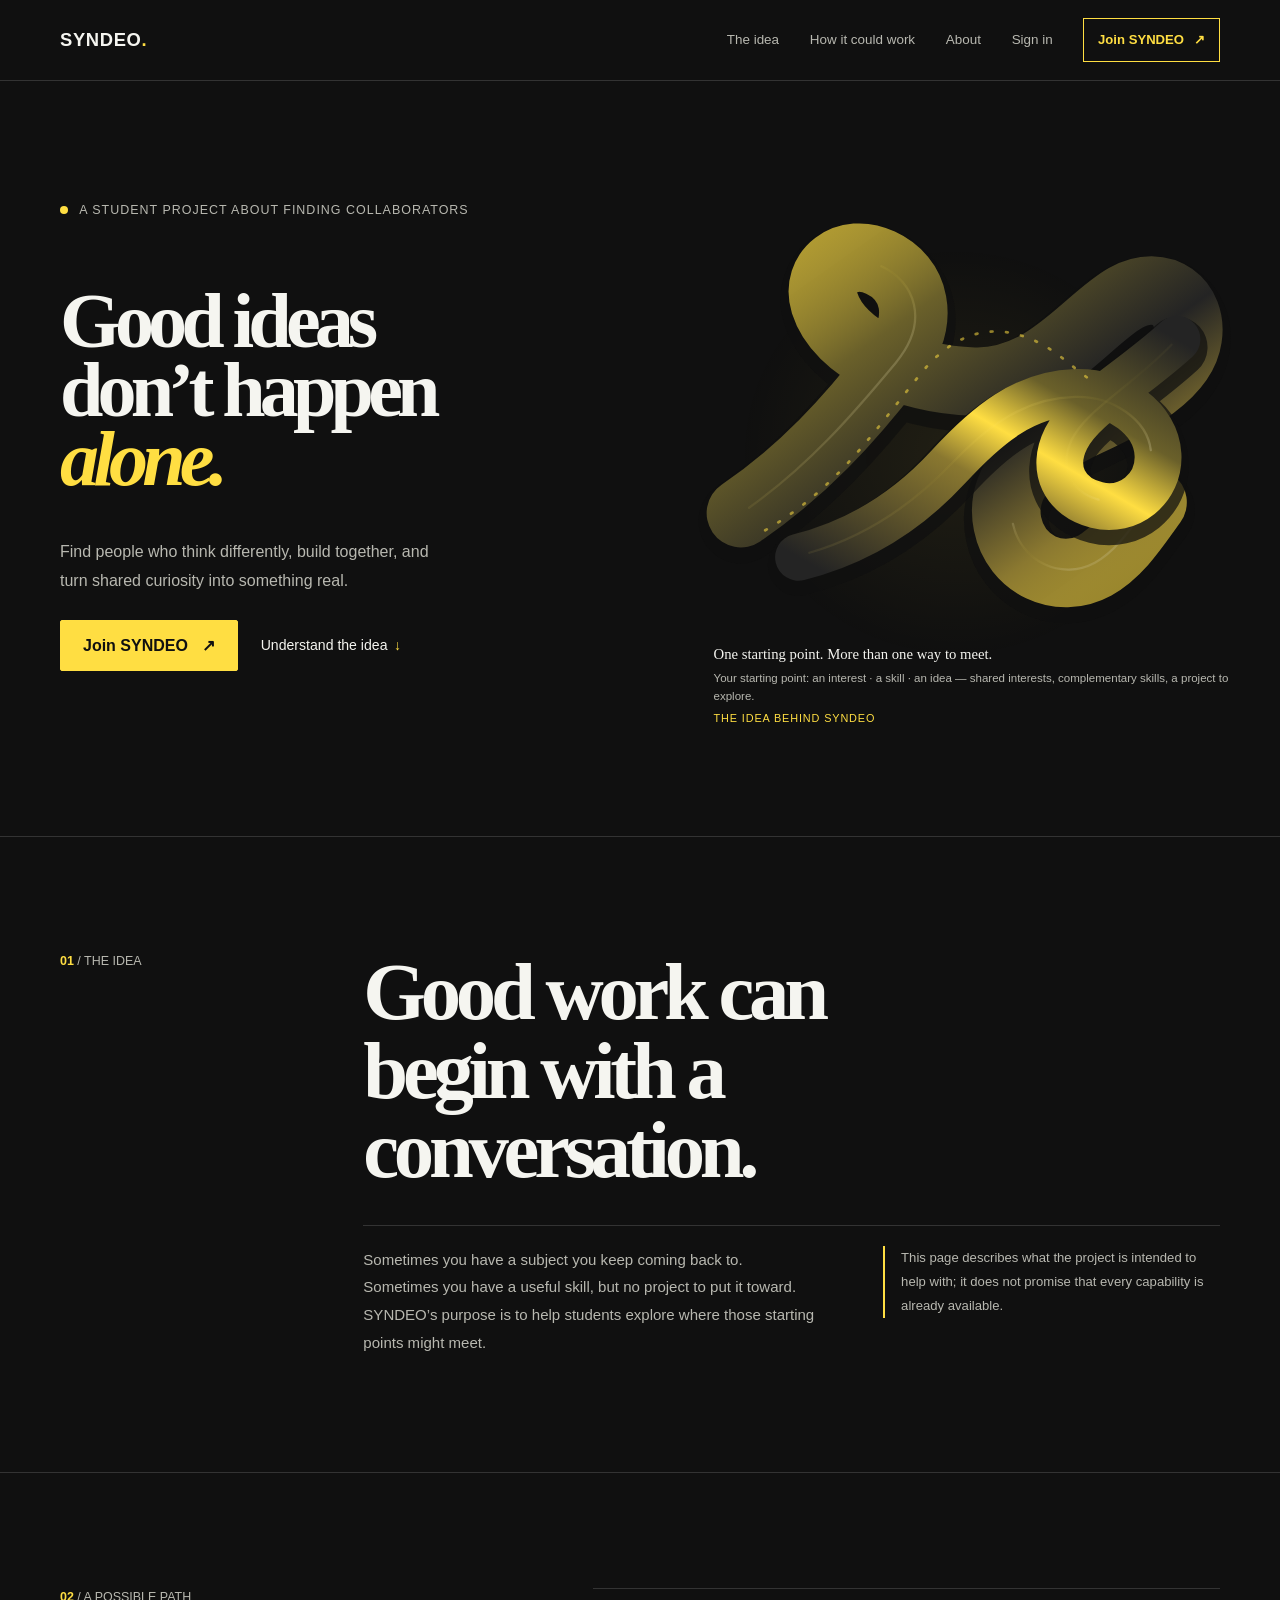
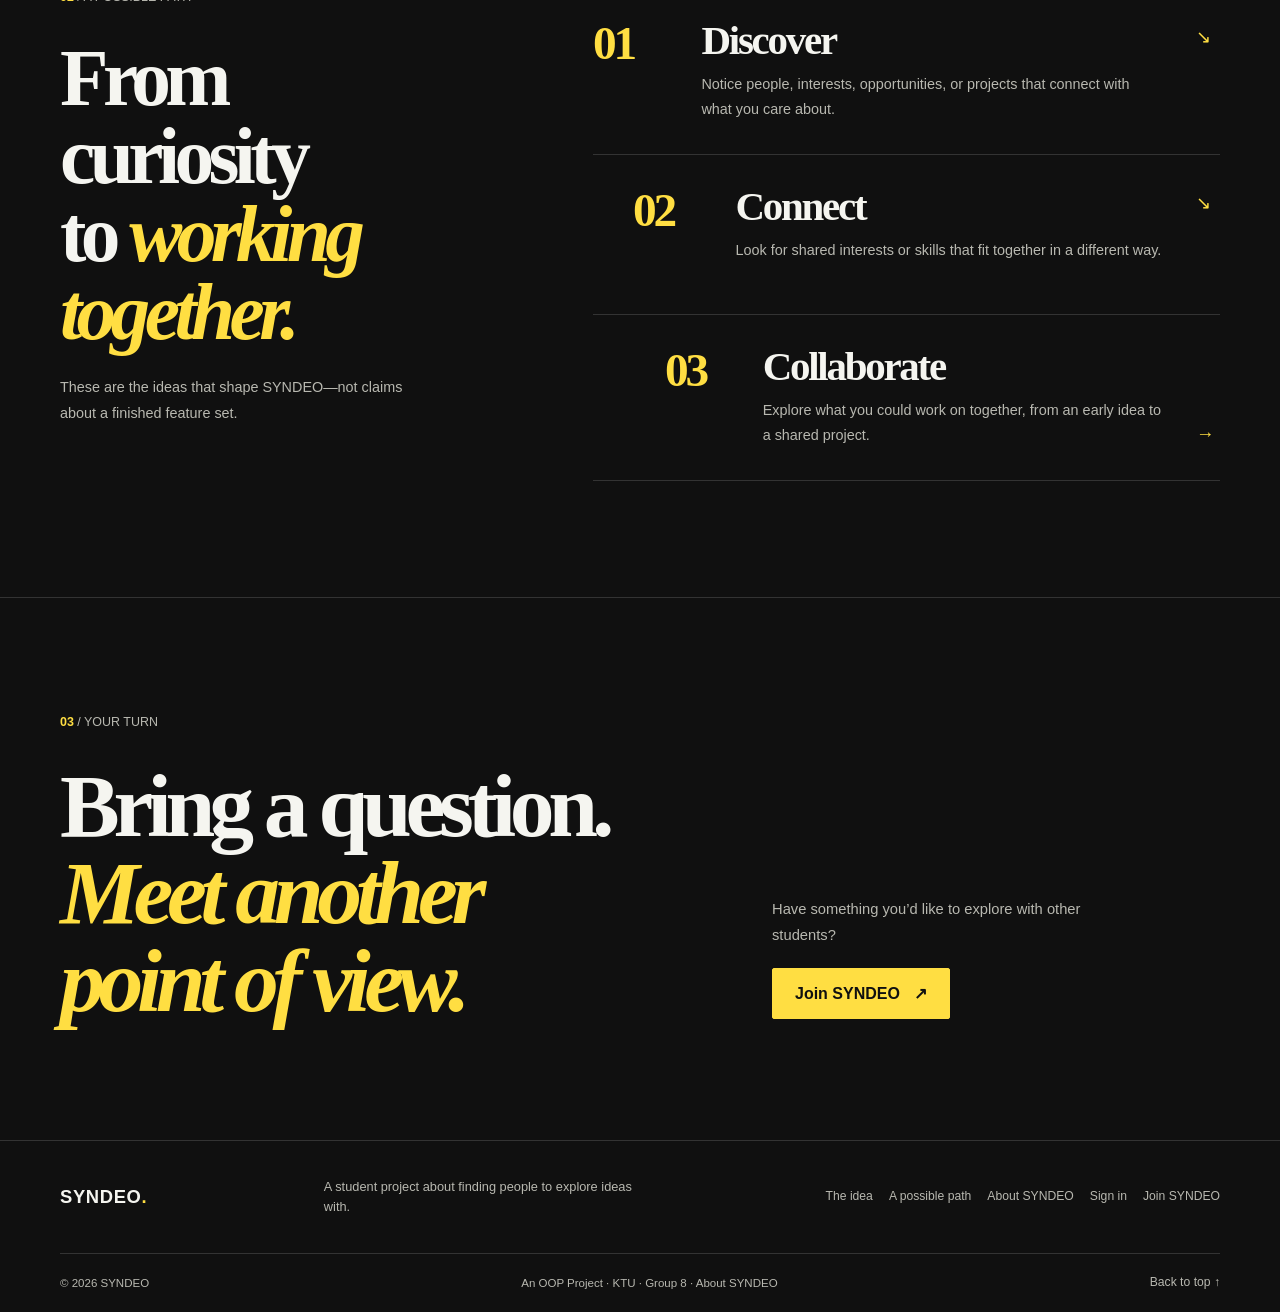
<file: frontend/index.html>
<!DOCTYPE html>
<html lang="en">
<head>
  <!-- Page metadata and the shared plus landing-page stylesheets. -->
  <meta name="google-site-verification" content="aFm04hGIuqO4owgA0-K8izdsC7kGrPWYOyw0QiL6SPc" />
  <meta name="google-site-verification" content="jQK6DdbQk2UO929-rEQ7xJWrWq8zEgb6tt9rxSilEIE" />
  <meta charset="UTF-8">
  <meta name="viewport" content="width=device-width, initial-scale=1.0">
  <meta
    name="description"
    content="SYNDEO is a student project about finding people who share your interests, complement your skills, and may want to work on a project together."
  >
  <meta name="theme-color" content="#101010">
  <title>SYNDEO — Find people to make things with</title>
  <link rel="icon" type="image/svg+xml" href="assets/syndeo-mark.svg">
  <link rel="stylesheet" href="css/style.css">
  <link rel="stylesheet" href="css/landing.css">
  <script src="js/landing.js" defer></script>
  <script src="js/page-transitions.js" defer></script>
</head>

  
<body class="landing-page" id="top">
  <!-- Compact navigation keeps the main destinations available without JavaScript. -->
  <header class="landing-header">
    <nav class="landing-nav container" aria-label="Main navigation">
      <a class="landing-wordmark" href="index.html" aria-label="SYNDEO home">SYNDEO<span aria-hidden="true">.</span></a>
      <div class="landing-nav-links">
        <a href="#idea">The idea</a>
        <a href="#path">How it could work</a>
        <a href="pages/about.html" data-page-transition>About</a>
        <a href="pages/login.html" data-page-transition>Sign in</a>
        <a class="landing-nav-cta" href="pages/register.html" data-page-transition>Join SYNDEO <span aria-hidden="true">↗</span></a>
      </div>
    </nav>
  </header>

  <main>
    <!-- Hero pairs the existing student-focused message with an original liquid sculpture. -->
    <section class="hero-section container" aria-labelledby="hero-title">
      <div class="hero-heading">
        <p class="hero-eyebrow"><span class="eyebrow-mark" aria-hidden="true"></span>A student project about finding collaborators</p>
        <h1 id="hero-title" data-reveal="hero-title">Good ideas<br>don’t happen<br><span>alone.</span></h1>
        <div class="hero-intro" data-reveal="hero-intro">
          <p>Find people who think differently, build together, and turn shared curiosity into something real.</p>
          <div class="hero-actions">
            <a class="button hero-primary" href="pages/register.html" data-page-transition>Join SYNDEO <span aria-hidden="true">↗</span></a>
            <a class="hero-secondary" href="#idea">Understand the idea <span aria-hidden="true">↓</span></a>
          </div>
        </div>

        <figure class="hero-sculpture" data-reveal="hero-sculpture">
          <svg viewBox="0 0 640 520" aria-hidden="true" focusable="false">
            <defs>
              <linearGradient id="ribbon-teal" x1="0" y1="0" x2="1" y2="1">
                <stop offset="0" stop-color="#FFDE42" stop-opacity="0.7" />
                <stop offset="0.28" stop-color="#6A602A" />
                <stop offset="0.58" stop-color="#242424" />
                <stop offset="0.8" stop-color="#8A7830" />
                <stop offset="1" stop-color="#FFDE42" stop-opacity="0.55" />
              </linearGradient>
              <linearGradient id="ribbon-copper" x1="0" y1="1" x2="1" y2="0">
                <stop offset="0" stop-color="#242424" />
                <stop offset="0.42" stop-color="#8A7830" />
                <stop offset="0.56" stop-color="#FFDE42" />
                <stop offset="0.72" stop-color="#6A602A" />
                <stop offset="1" stop-color="#242424" />
              </linearGradient>
              <linearGradient id="ribbon-edge" x1="0" y1="0" x2="1" y2="1">
                <stop offset="0" stop-color="#F5F5F0" stop-opacity="0.5" />
                <stop offset="0.45" stop-color="#FFDE42" stop-opacity="0.04" />
                <stop offset="0.72" stop-color="#F5F5F0" stop-opacity="0.34" />
                <stop offset="1" stop-color="#FFDE42" stop-opacity="0.08" />
              </linearGradient>
            </defs>

            <g class="sculpture-back">
              <path class="sculpture-shadow" d="M82 372 C151 325 202 269 250 207 C290 156 274 111 237 94 C199 76 164 104 175 139 C191 190 267 224 341 226 C421 228 466 157 509 133 C550 110 584 139 578 177 C572 218 520 246 466 271 C403 300 369 340 378 384 C387 429 435 452 475 430 C502 415 520 386 539 360" />
              <path class="sculpture-ribbon sculpture-ribbon-main" d="M82 372 C151 325 202 269 250 207 C290 156 274 111 237 94 C199 76 164 104 175 139 C191 190 267 224 341 226 C421 228 466 157 509 133 C550 110 584 139 578 177 C572 218 520 246 466 271 C403 300 369 340 378 384 C387 429 435 452 475 430 C502 415 520 386 539 360" />
              <path class="sculpture-contour" d="M91 366 C157 319 205 264 254 205 C292 159 275 115 238 98" />
              <path class="sculpture-contour sculpture-contour-lower" d="M384 384 C393 426 438 447 475 427 C499 414 516 387 533 364" />
            </g>

            <g class="sculpture-front">
              <path class="sculpture-shadow sculpture-shadow-front" d="M146 421 C210 405 264 373 312 321 C356 273 397 240 453 238 C501 236 543 268 545 307 C547 345 512 372 477 363 C441 354 426 323 443 289 C461 253 512 228 566 179" />
              <path class="sculpture-ribbon sculpture-ribbon-front" d="M146 421 C210 405 264 373 312 321 C356 273 397 240 453 238 C501 236 543 268 545 307 C547 345 512 372 477 363 C441 354 426 323 443 289 C461 253 512 228 566 179" />
              <path class="sculpture-contour sculpture-contour-front" d="M158 416 C217 399 268 367 316 317 C359 272 400 244 453 243 C496 242 533 269 537 302" />
              <path class="sculpture-contour sculpture-contour-front-lower" d="M479 357 C449 349 435 321 449 291 C465 258 512 234 560 185" />
            </g>

            <g class="sculpture-thread">
              <path d="M109 391 C187 346 227 285 281 218 C317 173 355 164 390 174 C424 183 446 207 467 222" />
            </g>
          </svg>
          <figcaption class="sculpture-caption">
            <span class="sculpture-caption-title">One starting point. More than one way to meet.</span>
            <span>Your starting point: an interest · a skill · an idea — shared interests, complementary skills, a project to explore.</span>
            <span class="sculpture-caption-note">The idea behind SYNDEO</span>
          </figcaption>
        </figure>
      </div>
    </section>

    <!-- The idea stays on the shared midnight-teal canvas and describes an intention. -->
    <section class="idea-section" id="idea" aria-labelledby="idea-title">
      <div class="container idea-layout">
        <p class="section-index"><span>01</span> / The idea</p>
        <div class="idea-content" data-reveal="idea-content">
          <h2 id="idea-title">Good work can begin with a conversation.</h2>
          <div class="idea-copy">
            <p>Sometimes you have a subject you keep coming back to. Sometimes you have a useful skill, but no project to put it toward. SYNDEO’s purpose is to help students explore where those starting points might meet.</p>
            <p class="idea-caveat">This page describes what the project is intended to help with; it does not promise that every capability is already available.</p>
          </div>
        </div>
      </div>
    </section>

    <!-- The three concepts form one connected sequence rather than repeated feature cards. -->
    <section class="path-section" id="path" aria-labelledby="path-title">
      <div class="container path-layout">
        <div class="path-lead" data-reveal="path-lead">
          <p class="section-index"><span>02</span> / A possible path</p>
          <h2 id="path-title">From curiosity<br>to <em>working together.</em></h2>
          <p class="path-intro">These are the ideas that shape SYNDEO—not claims about a finished feature set.</p>
        </div>
        <ol class="path-steps">
          <li class="path-step path-step-discover" data-reveal="path-step">
            <span class="step-marker" aria-hidden="true">01</span>
            <div><h3>Discover</h3><p>Notice people, interests, opportunities, or projects that connect with what you care about.</p></div>
            <span class="step-direction" aria-hidden="true">↘</span>
          </li>
          <li class="path-step path-step-connect" data-reveal="path-step">
            <span class="step-marker" aria-hidden="true">02</span>
            <div><h3>Connect</h3><p>Look for shared interests or skills that fit together in a different way.</p></div>
            <span class="step-direction" aria-hidden="true">↘</span>
          </li>
          <li class="path-step path-step-collaborate" data-reveal="path-step">
            <span class="step-marker" aria-hidden="true">03</span>
            <div><h3>Collaborate</h3><p>Explore what you could work on together, from an early idea to a shared project.</p></div>
            <span class="step-direction step-direction-end" aria-hidden="true">→</span>
          </li>
        </ol>
      </div>
    </section>

    <!-- The closing invitation is direct and uses the existing registration destination. -->
    <section class="invitation-section" aria-labelledby="invitation-title">
      <div class="container invitation-inner" data-reveal="invitation">
        <div class="invitation-copy">
          <p class="section-index"><span>03</span> / Your turn</p>
          <h2 id="invitation-title">Bring a question.<br><span>Meet another point of view.</span></h2>
        </div>
        <div class="invitation-action">
          <p>Have something you’d like to explore with other students?</p>
          <a class="button invitation-button" href="pages/register.html" data-page-transition>Join SYNDEO <span aria-hidden="true">↗</span></a>
        </div>
      </div>
    </section>
  </main>

  <!-- Footer repeats useful destinations without inventing external contact or social links. -->
  <footer class="landing-footer">
    <div class="container footer-top">
      <a class="landing-wordmark footer-wordmark" href="index.html" aria-label="SYNDEO home">SYNDEO<span aria-hidden="true">.</span></a>
      <p class="footer-description">A student project about finding people to explore ideas with.</p>
      <nav class="footer-links" aria-label="Footer navigation">
        <a href="#idea">The idea</a>
        <a href="#path">A possible path</a>
        <a href="pages/about.html" data-page-transition>About SYNDEO</a>
        <a href="pages/login.html" data-page-transition>Sign in</a>
        <a href="pages/register.html" data-page-transition>Join SYNDEO</a>
      </nav>
    </div>
    <div class="container footer-bottom">
      <span>© 2026 SYNDEO</span>
      <span>An OOP Project · KTU · Group 8 · <a href="pages/about.html" data-page-transition>About SYNDEO</a></span>
      <a href="#top" class="footer-back-to-top">Back to top ↑</a>
    </div>
  </footer>
</body>
</html>
</file>
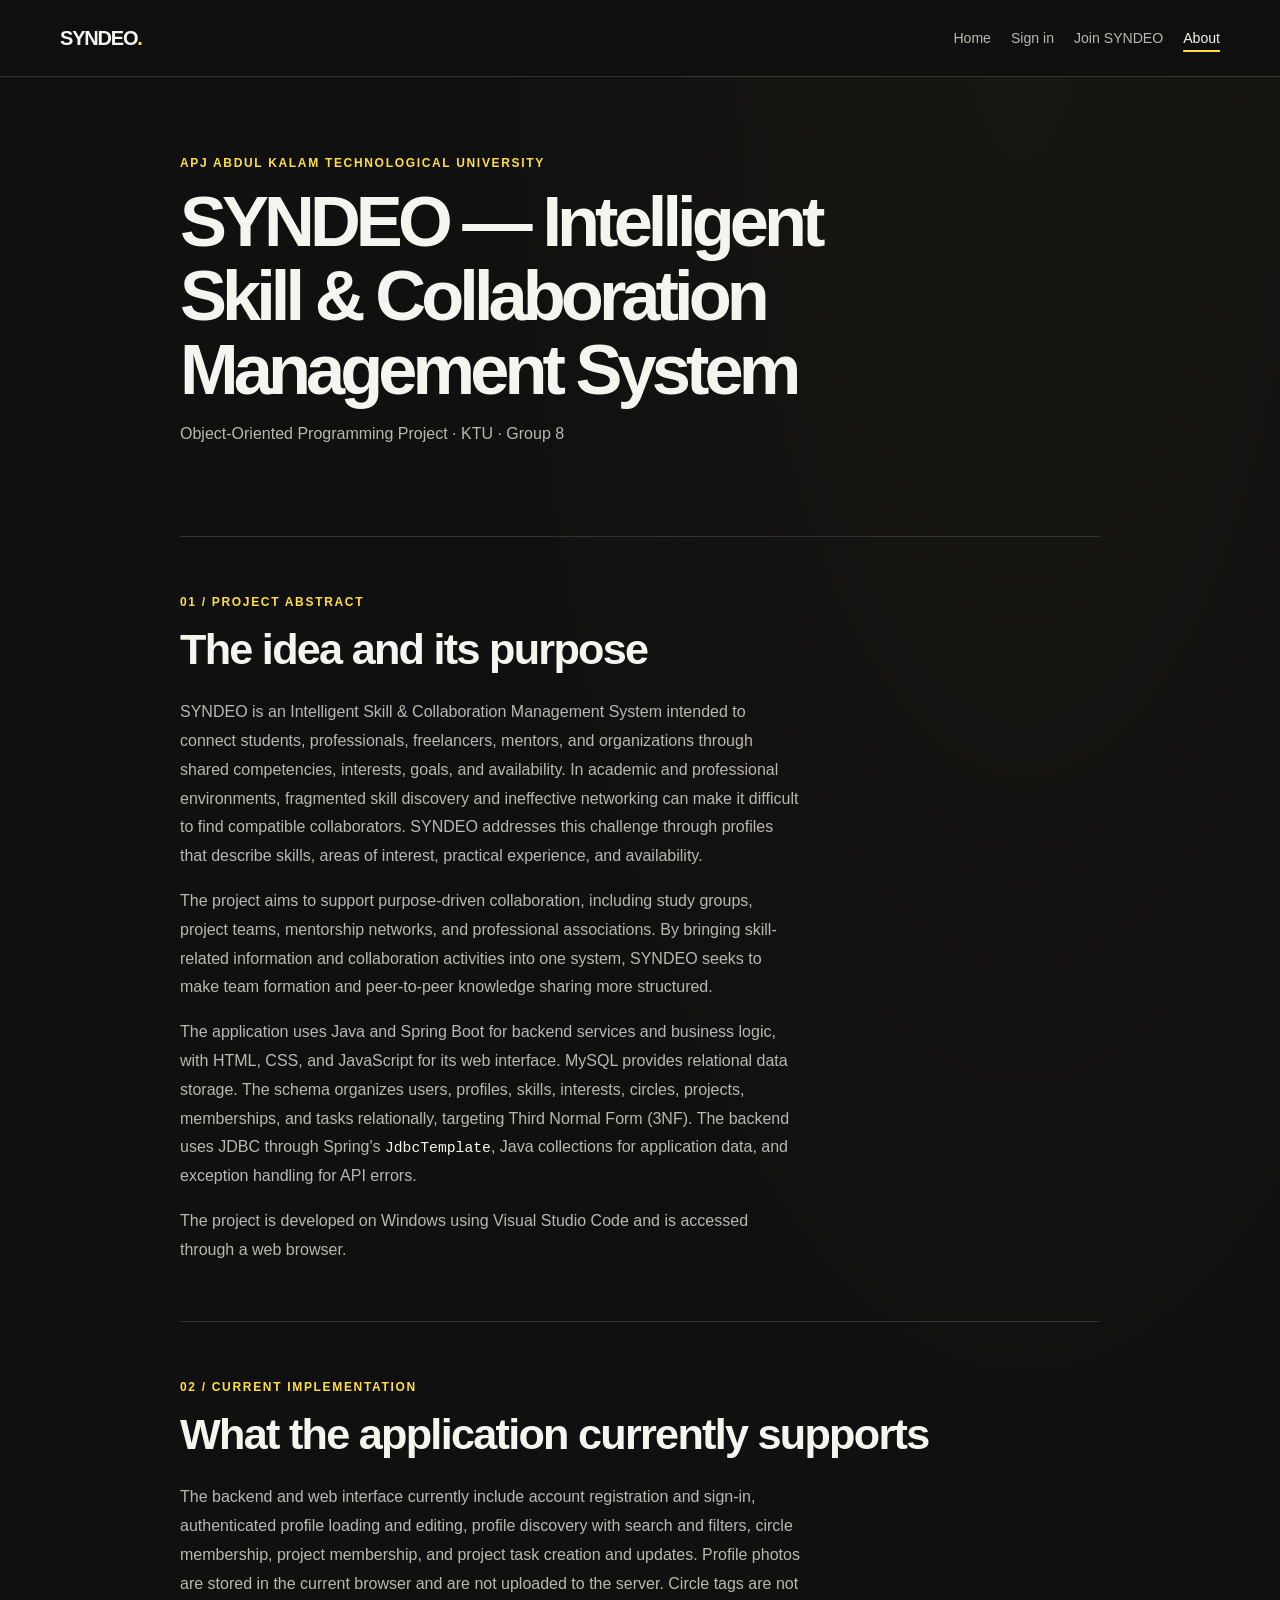
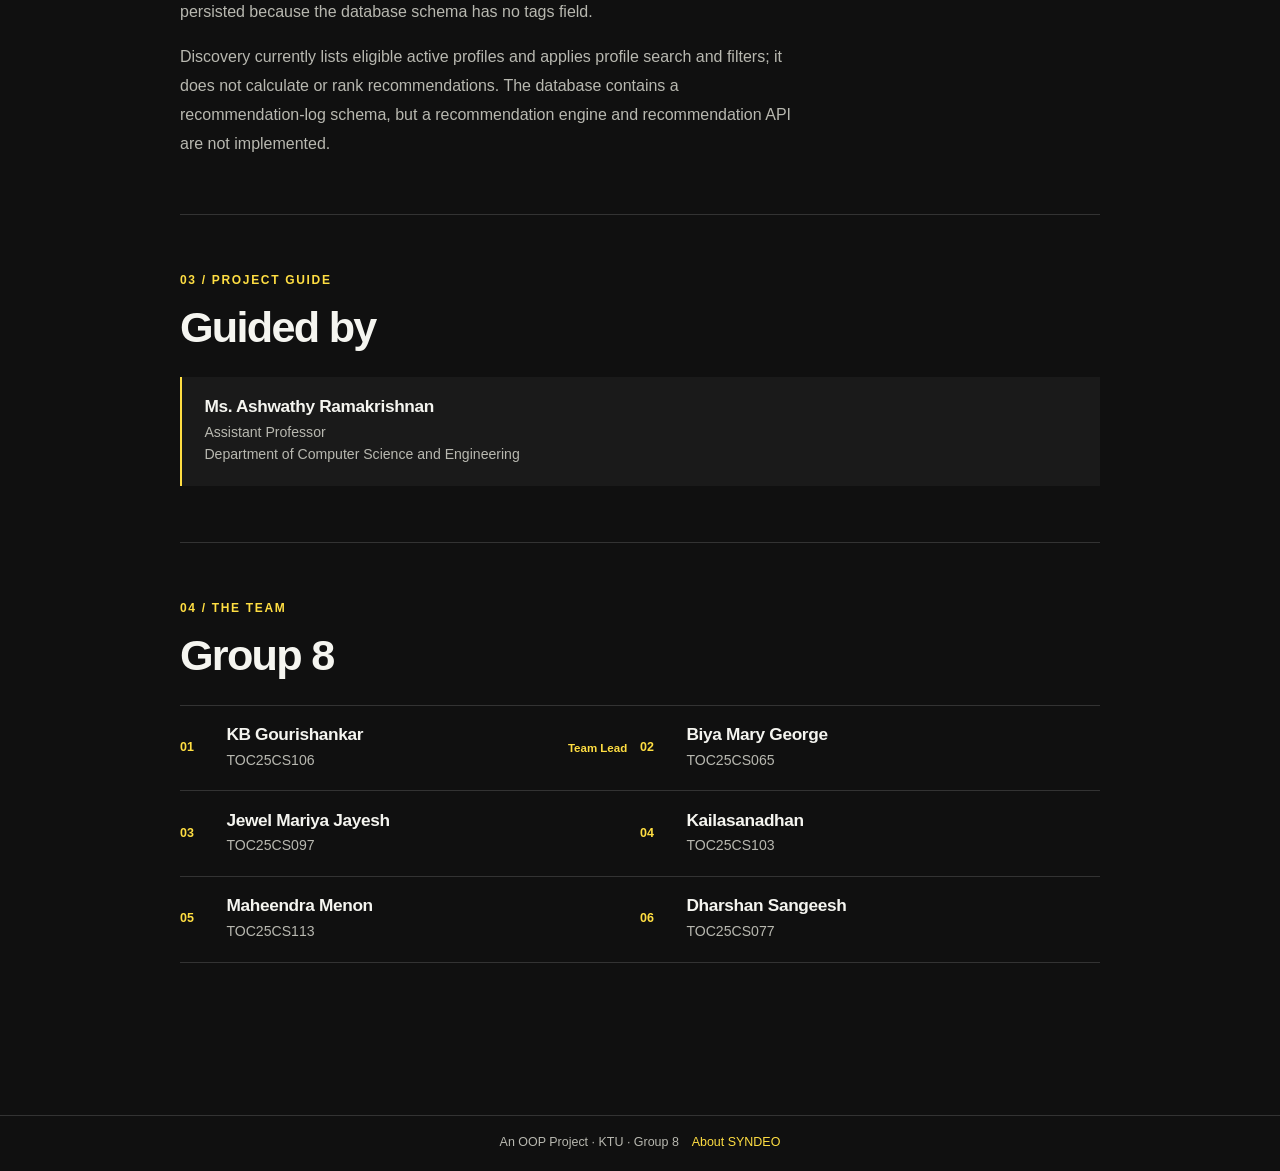
<file: frontend/pages/about.html>
<!DOCTYPE html>
<html lang="en">
<head>
  <meta charset="UTF-8">
  <meta name="viewport" content="width=device-width, initial-scale=1.0">
  <meta name="theme-color" content="#101010">
  <meta
    name="description"
    content="About SYNDEO, the KTU OOP project by Group 8."
  >
  <title>About SYNDEO | KTU OOP Project</title>
  <link rel="icon" type="image/svg+xml" href="../assets/syndeo-mark.svg">
  <link rel="stylesheet" href="../css/style.css">
  <link rel="stylesheet" href="../css/app.css">
  <script src="../js/page-transitions.js" defer></script>
</head>
<body class="app-shell" data-page="about">
  <header class="app-header">
    <nav class="app-nav container" aria-label="Main navigation">
      <a class="app-wordmark" href="../index.html" data-page-transition>SYNDEO<span>.</span></a>
      <div class="app-nav-links">
        <a href="../index.html" data-page-transition>Home</a>
        <a href="login.html" data-page-transition>Sign in</a>
        <a href="register.html" data-page-transition>Join SYNDEO</a>
        <a href="about.html" aria-current="page">About</a>
      </div>
    </nav>
  </header>

  <main class="app-main about-main">
    <header class="app-heading about-heading">
      <p class="eyebrow">APJ ABDUL KALAM TECHNOLOGICAL UNIVERSITY</p>
      <h1>SYNDEO — Intelligent Skill &amp; Collaboration Management System</h1>
      <p>Object-Oriented Programming Project · KTU · Group 8</p>
    </header>

    <section class="about-section" aria-labelledby="abstract-title">
      <p class="eyebrow">01 / PROJECT ABSTRACT</p>
      <h2 id="abstract-title">The idea and its purpose</h2>
      <div class="about-copy">
        <p>SYNDEO is an Intelligent Skill &amp; Collaboration Management System intended to connect students, professionals, freelancers, mentors, and organizations through shared competencies, interests, goals, and availability. In academic and professional environments, fragmented skill discovery and ineffective networking can make it difficult to find compatible collaborators. SYNDEO addresses this challenge through profiles that describe skills, areas of interest, practical experience, and availability.</p>
        <p>The project aims to support purpose-driven collaboration, including study groups, project teams, mentorship networks, and professional associations. By bringing skill-related information and collaboration activities into one system, SYNDEO seeks to make team formation and peer-to-peer knowledge sharing more structured.</p>
        <p>The application uses Java and Spring Boot for backend services and business logic, with HTML, CSS, and JavaScript for its web interface. MySQL provides relational data storage. The schema organizes users, profiles, skills, interests, circles, projects, memberships, and tasks relationally, targeting Third Normal Form (3NF). The backend uses JDBC through Spring's <code>JdbcTemplate</code>, Java collections for application data, and exception handling for API errors.</p>
        <p>The project is developed on Windows using Visual Studio Code and is accessed through a web browser.</p>
      </div>
    </section>

    <section class="about-section" aria-labelledby="implementation-title">
      <p class="eyebrow">02 / CURRENT IMPLEMENTATION</p>
      <h2 id="implementation-title">What the application currently supports</h2>
      <div class="about-copy">
        <p>The backend and web interface currently include account registration and sign-in, authenticated profile loading and editing, profile discovery with search and filters, circle membership, project membership, and project task creation and updates. Profile photos are stored in the current browser and are not uploaded to the server. Circle tags are not persisted because the database schema has no tags field.</p>
        <p>Discovery currently lists eligible active profiles and applies profile search and filters; it does not calculate or rank recommendations. The database contains a recommendation-log schema, but a recommendation engine and recommendation API are not implemented.</p>
      </div>
    </section>

    <section class="about-section" aria-labelledby="guide-title">
      <p class="eyebrow">03 / PROJECT GUIDE</p>
      <h2 id="guide-title">Guided by</h2>
      <div class="about-guide">
        <h3>Ms. Ashwathy Ramakrishnan</h3>
        <p>Assistant Professor</p>
        <p>Department of Computer Science and Engineering</p>
      </div>
    </section>

    <section class="about-section" aria-labelledby="team-title">
      <p class="eyebrow">04 / THE TEAM</p>
      <h2 id="team-title">Group 8</h2>
      <ol class="about-team">
        <li class="about-member">
          <span class="about-member-number">01</span>
          <div><h3>KB Gourishankar</h3><p>TOC25CS106</p></div>
          <span class="about-member-role">Team Lead</span>
        </li>
        <li class="about-member">
          <span class="about-member-number">02</span>
          <div><h3>Biya Mary George</h3><p>TOC25CS065</p></div>
        </li>
        <li class="about-member">
          <span class="about-member-number">03</span>
          <div><h3>Jewel Mariya Jayesh</h3><p>TOC25CS097</p></div>
        </li>
        <li class="about-member">
          <span class="about-member-number">04</span>
          <div><h3>Kailasanadhan</h3><p>TOC25CS103</p></div>
        </li>
        <li class="about-member">
          <span class="about-member-number">05</span>
          <div><h3>Maheendra Menon</h3><p>TOC25CS113</p></div>
        </li>
        <li class="about-member">
          <span class="about-member-number">06</span>
          <div><h3>Dharshan Sangeesh</h3><p>TOC25CS077</p></div>
        </li>
      </ol>
    </section>
  </main>

  <footer class="site-credit">
    <span>An OOP Project · KTU · Group 8</span>
    <a href="about.html" aria-current="page">About SYNDEO</a>
  </footer>
</body>
</html>
</file>
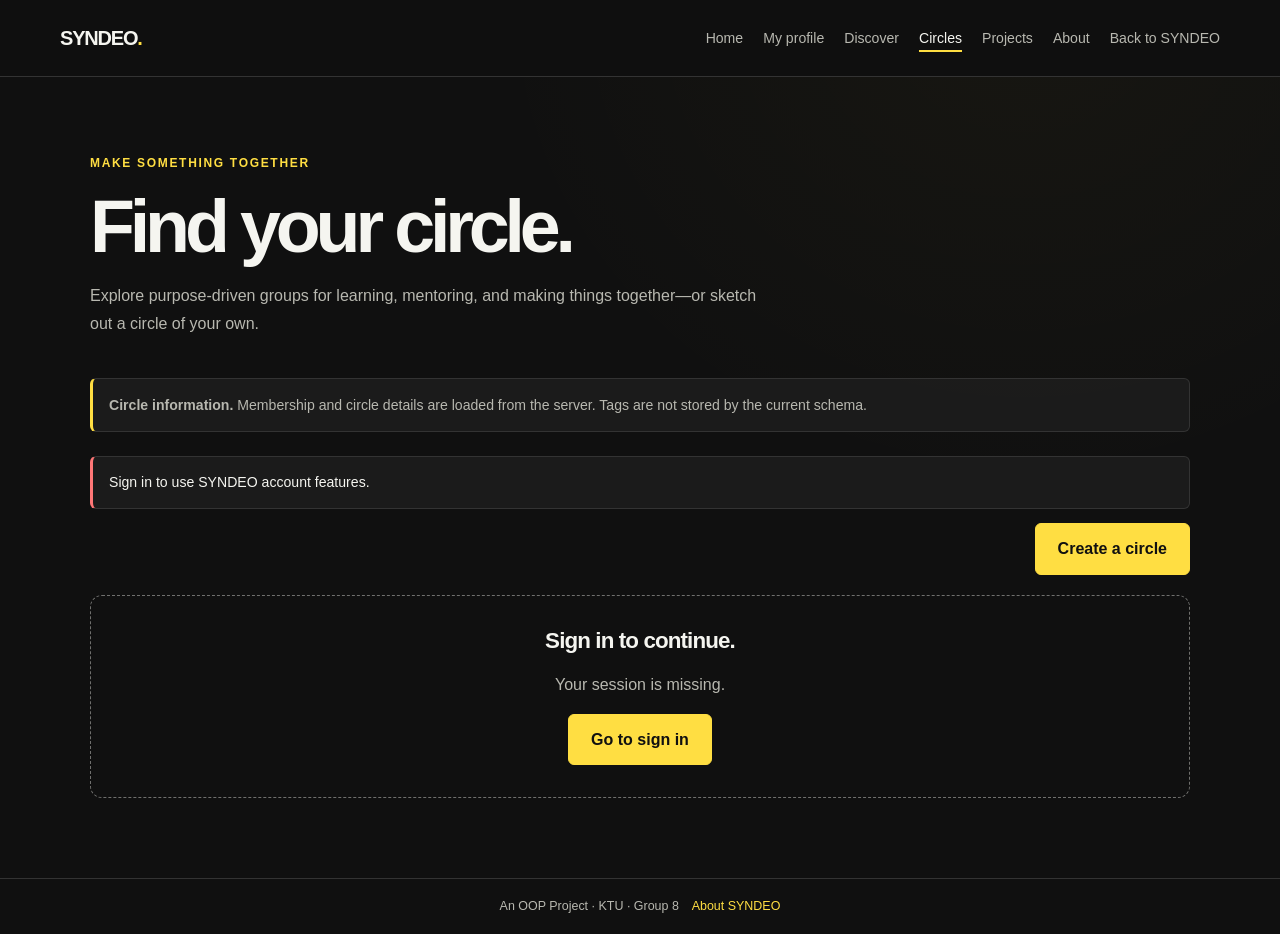
<file: frontend/pages/circles.html>
<!DOCTYPE html>
<html lang="en">
<head>
  <meta charset="UTF-8">
  <meta name="viewport" content="width=device-width, initial-scale=1.0">
  <meta name="theme-color" content="#101010">
  <title>Collaboration Circles | SYNDEO</title>
  <link rel="icon" type="image/svg+xml" href="../assets/syndeo-mark.svg">
  <link rel="stylesheet" href="../css/style.css">
  <link rel="stylesheet" href="../css/app.css">
  <script src="../js/page-transitions.js" defer></script>
  <script src="../js/api.js" defer></script>
  <script src="../js/app.js" defer></script>
</head>
<body class="app-shell" data-page="circles">
  <header class="app-header">
    <nav class="app-nav container" aria-label="Main navigation">
      <a class="app-wordmark" href="../index.html" data-page-transition>SYNDEO<span>.</span></a>
      <div class="app-nav-links">
        <a href="dashboard.html" data-page-transition>Home</a>
        <a href="profile.html" data-page-transition>My profile</a>
        <a href="discover.html" data-page-transition>Discover</a>
        <a href="circles.html" aria-current="page">Circles</a>
        <a href="projects.html" data-page-transition>Projects</a>
        <a href="about.html" data-page-transition>About</a>
        <a href="../index.html" data-page-transition>Back to SYNDEO</a>
      </div>
    </nav>
  </header>

  <main class="app-main">
    <header class="app-heading">
      <p class="eyebrow">MAKE SOMETHING TOGETHER</p>
      <h1>Find your circle.</h1>
      <p>Explore purpose-driven groups for learning, mentoring, and making things together—or sketch out a circle of your own.</p>
    </header>

    <p class="info-note" role="note"><strong>Circle information.</strong> Membership and circle details are loaded from the server. Tags are not stored by the current schema.</p>
    <p class="app-message" id="app-message" role="status" aria-live="polite"></p>

    <section aria-labelledby="circles-title">
      <div class="circle-toolbar">
        <div>
          <h2 class="visually-hidden" id="circles-title">Explore circles</h2>
          <p id="circle-count" aria-live="polite"></p>
        </div>
        <button class="button" id="toggle-create-circle" type="button" aria-expanded="false" aria-controls="create-circle-panel">Create a circle</button>
      </div>
      <div class="circle-list" id="circle-list"></div>
    </section>

    <section class="app-panel create-circle-panel" id="create-circle-panel" aria-labelledby="create-circle-title" hidden>
      <h2 id="create-circle-title">Start with a shared purpose.</h2>
      <p class="app-panel-intro">Describe what you would like to explore together. Your circle and owner membership will be created on the server.</p>
      <form class="app-form" id="circle-form">
        <div class="app-form-grid">
          <div class="app-field">
            <label for="circle-name">Circle name</label>
            <input id="circle-name" name="name" type="text" maxlength="70" required placeholder="e.g. Small Steps in Sustainability">
          </div>
          <div class="app-field">
            <label for="circle-type">Purpose</label>
            <select id="circle-type" name="type" required>
              <option value="">Choose a purpose</option>
              <option>Study group</option>
              <option>Project team</option>
              <option>Mentorship group</option>
              <option>Professional collaboration</option>
            </select>
          </div>
          <div class="app-field app-field-full">
            <label for="circle-description">Description</label>
            <textarea id="circle-description" name="description" minlength="20" maxlength="320" required placeholder="What would members learn, explore, or make together?"></textarea>
            <small>Write at least 20 characters to make the purpose clear.</small>
          </div>
          <div class="app-field app-field-full">
            <p class="app-help">Circle tags are not saved because the current server schema has no tags field.</p>
          </div>
        </div>
        <div class="app-actions">
          <button class="button" type="submit">Create circle</button>
          <button class="button button-outline" id="cancel-create-circle" type="button">Cancel</button>
        </div>
      </form>
    </section>
  </main>
  <footer class="site-credit">
    <span>An OOP Project · KTU · Group 8</span>
    <a href="about.html" data-page-transition>About SYNDEO</a>
  </footer>

  <dialog class="app-dialog" id="detail-dialog" aria-labelledby="detail-title">
    <div class="app-dialog-content">
      <button class="button button-subtle dialog-close" type="button" data-close-dialog>Close</button>
      <div id="detail-body"></div>
    </div>
  </dialog>
</body>
</html>
</file>
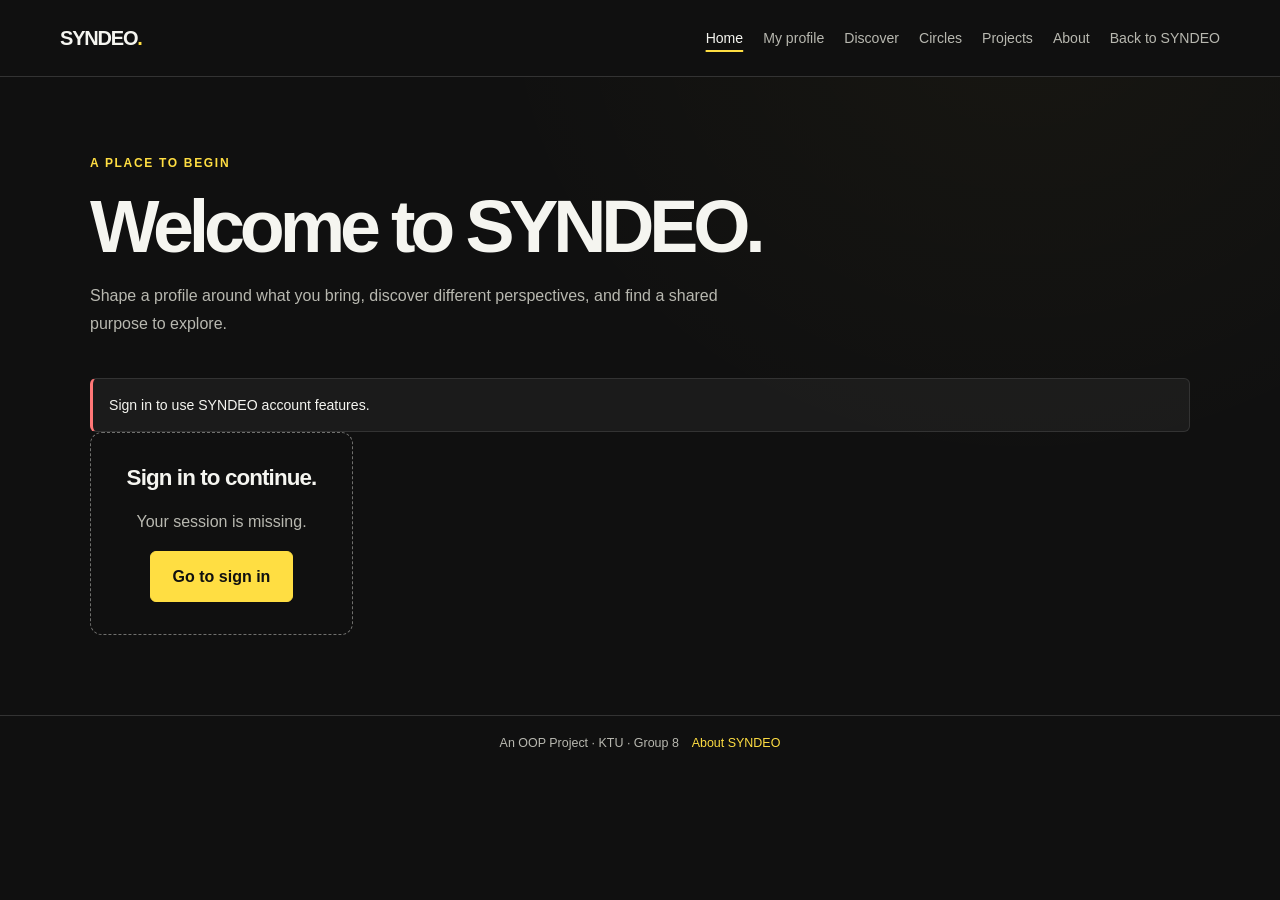
<file: frontend/pages/dashboard.html>
<!DOCTYPE html>
<html lang="en">
<head>
  <meta charset="UTF-8">
  <meta name="viewport" content="width=device-width, initial-scale=1.0">
  <meta name="theme-color" content="#101010">
  <title>Your SYNDEO | SYNDEO</title>
  <link rel="icon" type="image/svg+xml" href="../assets/syndeo-mark.svg">
  <link rel="stylesheet" href="../css/style.css">
  <link rel="stylesheet" href="../css/app.css">
  <script src="../js/page-transitions.js" defer></script>
  <script src="../js/api.js" defer></script>
  <script src="../js/app.js" defer></script>
</head>
<body class="app-shell" data-page="dashboard">
  <header class="app-header">
    <nav class="app-nav container" aria-label="Main navigation">
      <a class="app-wordmark" href="../index.html" data-page-transition>SYNDEO<span>.</span></a>
      <div class="app-nav-links">
        <a href="dashboard.html" aria-current="page">Home</a>
        <a href="profile.html" data-page-transition>My profile</a>
        <a href="discover.html" data-page-transition>Discover</a>
        <a href="circles.html" data-page-transition>Circles</a>
        <a href="projects.html" data-page-transition>Projects</a>
        <a href="about.html" data-page-transition>About</a>
        <a href="../index.html" data-page-transition>Back to SYNDEO</a>
      </div>
    </nav>
  </header>

  <main class="app-main">
    <header class="app-heading">
      <p class="eyebrow">A PLACE TO BEGIN</p>
      <h1 id="dashboard-greeting">Welcome to SYNDEO.</h1>
      <p>Shape a profile around what you bring, discover different perspectives, and find a shared purpose to explore.</p>
    </header>

    <div class="app-message" id="app-message" role="status" aria-live="polite"></div>
    <section class="dashboard-grid" aria-label="Start exploring SYNDEO">
      <article class="dashboard-card">
        <p class="eyebrow">01 / YOUR PROFILE</p>
        <h2 id="dashboard-profile-status">Start with what you bring.</h2>
        <p id="dashboard-profile-copy">Add your skills, interests, goals, and availability to make a thoughtful introduction.</p>
        <div class="progress-track" role="progressbar" aria-label="Profile completion" aria-valuemin="0" aria-valuemax="100" aria-valuenow="0"><span id="profile-progress" style="width: 0%"></span></div>
        <a href="profile.html" data-page-transition>Build your profile ↗</a>
      </article>

      <article class="dashboard-card">
        <p class="eyebrow">02 / DIFFERENT PERSPECTIVES</p>
        <h2>Meet possible collaborators.</h2>
        <p>Search profiles from active SYNDEO accounts by skills and interests. Results are not ranked recommendations.</p>
        <a href="discover.html" data-page-transition>Explore people ↗</a>
      </article>

      <article class="dashboard-card">
        <p class="eyebrow">03 / SHARED PURPOSE</p>
        <h2>Find your circle.</h2>
        <p>Browse circles, check membership, and create or join a group around a shared purpose.</p>
        <a href="circles.html" data-page-transition>Explore circles ↗</a>
      </article>

      <article class="dashboard-card">
        <p class="eyebrow">04 / MAKE PROGRESS</p>
        <h2>Move a project forward.</h2>
        <p>Browse projects, manage membership, and track project tasks and assignments.</p>
        <a href="projects.html" data-page-transition>Explore projects ↗</a>
      </article>
    </section>
  </main>
  <footer class="site-credit">
    <span>An OOP Project · KTU · Group 8</span>
    <a href="about.html" data-page-transition>About SYNDEO</a>
  </footer>
</body>
</html>
</file>
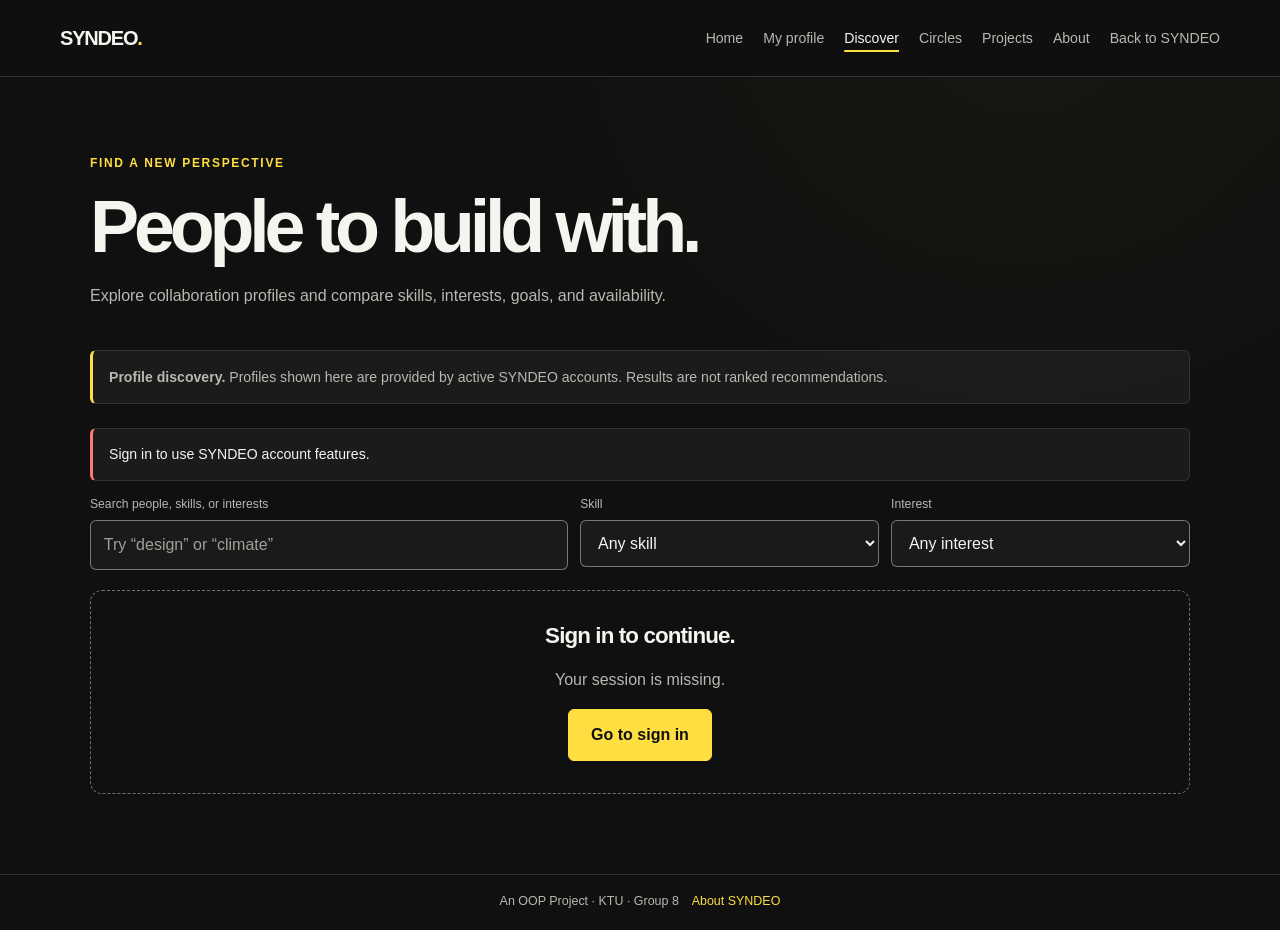
<file: frontend/pages/discover.html>
<!DOCTYPE html>
<html lang="en">
<head>
  <meta charset="UTF-8">
  <meta name="viewport" content="width=device-width, initial-scale=1.0">
  <meta name="theme-color" content="#101010">
  <title>Discover Collaborators | SYNDEO</title>
  <link rel="icon" type="image/svg+xml" href="../assets/syndeo-mark.svg">
  <link rel="stylesheet" href="../css/style.css">
  <link rel="stylesheet" href="../css/app.css">
  <script src="../js/page-transitions.js" defer></script>
  <script src="../js/api.js" defer></script>
  <script src="../js/app.js" defer></script>
</head>
<body class="app-shell" data-page="discover">
  <header class="app-header">
    <nav class="app-nav container" aria-label="Main navigation">
      <a class="app-wordmark" href="../index.html" data-page-transition>SYNDEO<span>.</span></a>
      <div class="app-nav-links">
        <a href="dashboard.html" data-page-transition>Home</a>
        <a href="profile.html" data-page-transition>My profile</a>
        <a href="discover.html" aria-current="page">Discover</a>
        <a href="circles.html" data-page-transition>Circles</a>
        <a href="projects.html" data-page-transition>Projects</a>
        <a href="about.html" data-page-transition>About</a>
        <a href="../index.html" data-page-transition>Back to SYNDEO</a>
      </div>
    </nav>
  </header>

  <main class="app-main">
    <header class="app-heading">
      <p class="eyebrow">FIND A NEW PERSPECTIVE</p>
      <h1>People to build with.</h1>
      <p>Explore collaboration profiles and compare skills, interests, goals, and availability.</p>
    </header>

    <p class="info-note" role="note"><strong>Profile discovery.</strong> Profiles shown here are provided by active SYNDEO accounts. Results are not ranked recommendations.</p>
    <p class="app-message" id="app-message" role="status" aria-live="polite"></p>

    <section aria-labelledby="discovery-results-title">
      <h2 class="visually-hidden" id="discovery-results-title">Collaboration profiles</h2>
      <div class="discover-tools">
        <div class="app-search">
          <label for="collaborator-search">Search people, skills, or interests</label>
          <input id="collaborator-search" type="search" placeholder="Try “design” or “climate”">
        </div>
        <div class="app-search">
          <label for="skill-filter">Skill</label>
          <select id="skill-filter"><option value="">Any skill</option></select>
        </div>
        <div class="app-search">
          <label for="interest-filter">Interest</label>
          <select id="interest-filter"><option value="">Any interest</option></select>
        </div>
      </div>
      <p class="app-help" id="result-count" aria-live="polite"></p>
      <div class="collaborator-list" id="collaborator-list"></div>
    </section>
  </main>
  <footer class="site-credit">
    <span>An OOP Project · KTU · Group 8</span>
    <a href="about.html" data-page-transition>About SYNDEO</a>
  </footer>

  <dialog class="app-dialog" id="detail-dialog" aria-labelledby="detail-title">
    <div class="app-dialog-content" id="detail-content">
      <button class="button button-subtle dialog-close" type="button" data-close-dialog>Close</button>
      <div id="detail-body"></div>
    </div>
  </dialog>
</body>
</html>
</file>
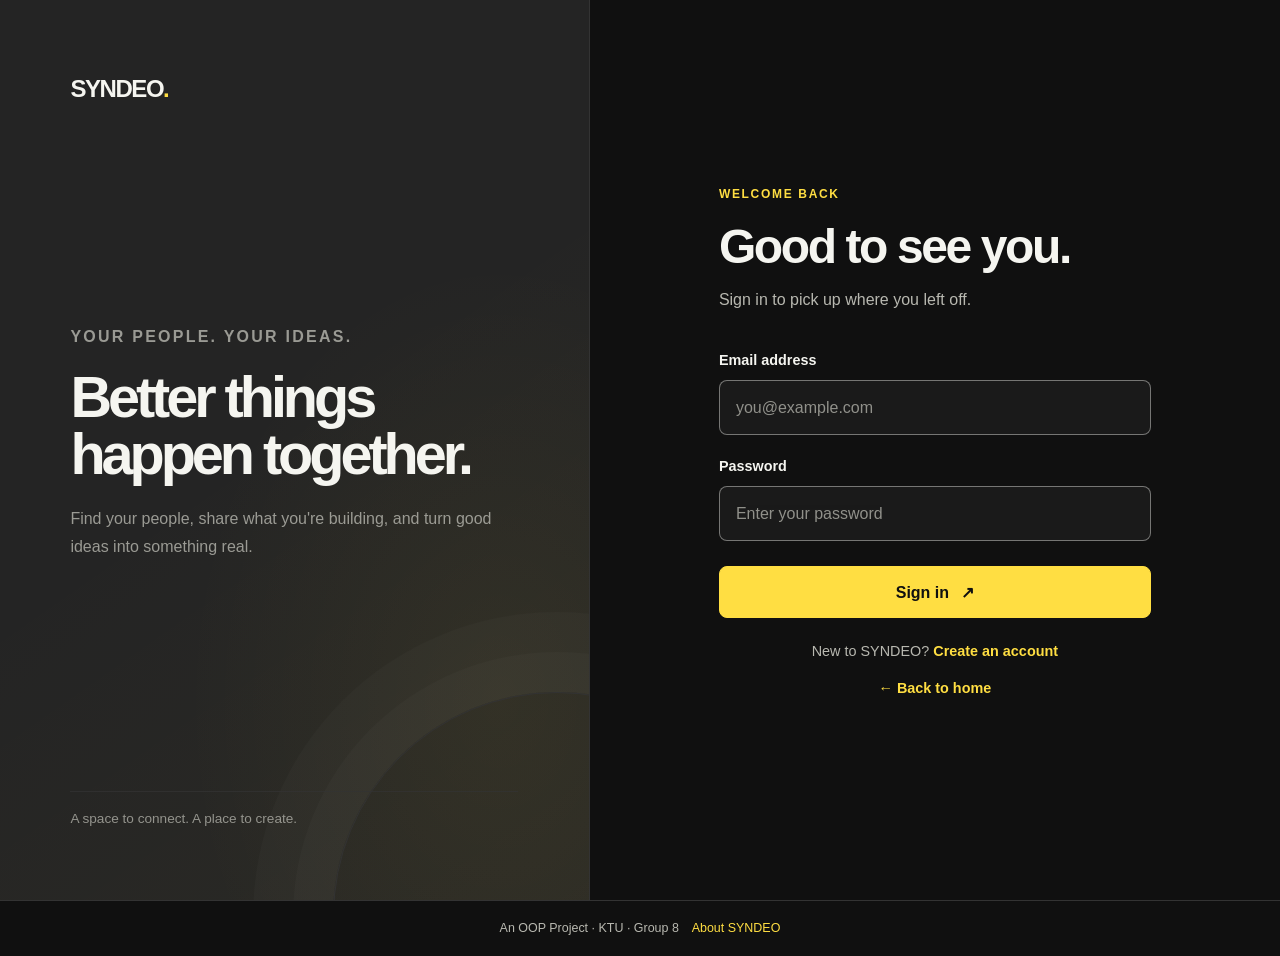
<file: frontend/pages/login.html>
<!DOCTYPE html>
<html lang="en">
<head>
  <meta charset="UTF-8">
  <meta name="viewport" content="width=device-width, initial-scale=1.0">
  <meta name="theme-color" content="#101010">

  <meta
    name="description"
    content="Sign in to SYNDEO, your space to connect, collaborate, and create."
  >

  <title>Sign In | SYNDEO</title>

  <link rel="icon" type="image/svg+xml" href="../assets/syndeo-mark.svg">
  <link rel="stylesheet" href="../css/style.css">
  <link rel="stylesheet" href="../css/auth.css">
  <script src="../js/page-transitions.js" defer></script>
</head>

<body>
  <main class="auth-layout">

    <!-- Brand panel -->
    <section class="auth-brand">
      <a class="auth-logo" href="../index.html" aria-label="SYNDEO home" data-page-transition>
        SYNDEO<span aria-hidden="true">.</span>
      </a>

      <div class="auth-brand-content">
        <p class="eyebrow">YOUR PEOPLE. YOUR IDEAS.</p>

        <h1>Better things happen together.</h1>

        <p>
          Find your people, share what you're building, and turn
          good ideas into something real.
        </p>
      </div>

      <footer class="auth-brand-footer">
        A space to connect. A place to create.
      </footer>
    </section>

    <!-- Login form -->
    <section class="auth-panel" aria-labelledby="login-title">
      <div class="auth-form-wrap">
        <p class="eyebrow">WELCOME BACK</p>

        <h2 id="login-title">Good to see you.</h2>

        <p class="auth-subtitle">
          Sign in to pick up where you left off.
        </p>
        <form class="auth-form" id="login-form">
          <div class="form-field">
            <label for="email">Email address</label>

            <input
              id="email"
              name="email"
              type="email"
              placeholder="you@example.com"
              autocomplete="email"
              required
            >
          </div>

          <div class="form-field">
            <label for="password">Password</label>

            <input
              id="password"
              name="password"
              type="password"
              placeholder="Enter your password"
              autocomplete="current-password"
              required
            >
          </div>

          <button class="button" type="submit">
            Sign in <span aria-hidden="true">↗</span>
          </button>

          <p
            class="auth-message"
            id="login-message"
            role="status"
            aria-live="polite"
          ></p>
        </form>

        <p class="auth-switch">
          New to SYNDEO?
          <a href="register.html" data-page-transition>Create an account</a>
        </p>

        <p class="auth-switch">
          <a href="../index.html" data-page-transition>← Back to home</a>
        </p>
      </div>
    </section>

  </main>

  <footer class="site-credit">
    <span>An OOP Project · KTU · Group 8</span>
    <a href="about.html" data-page-transition>About SYNDEO</a>
  </footer>

 <script src="../js/api.js" defer></script>
 <script src="../js/auth.js" defer></script>
</body>
</html>
</file>
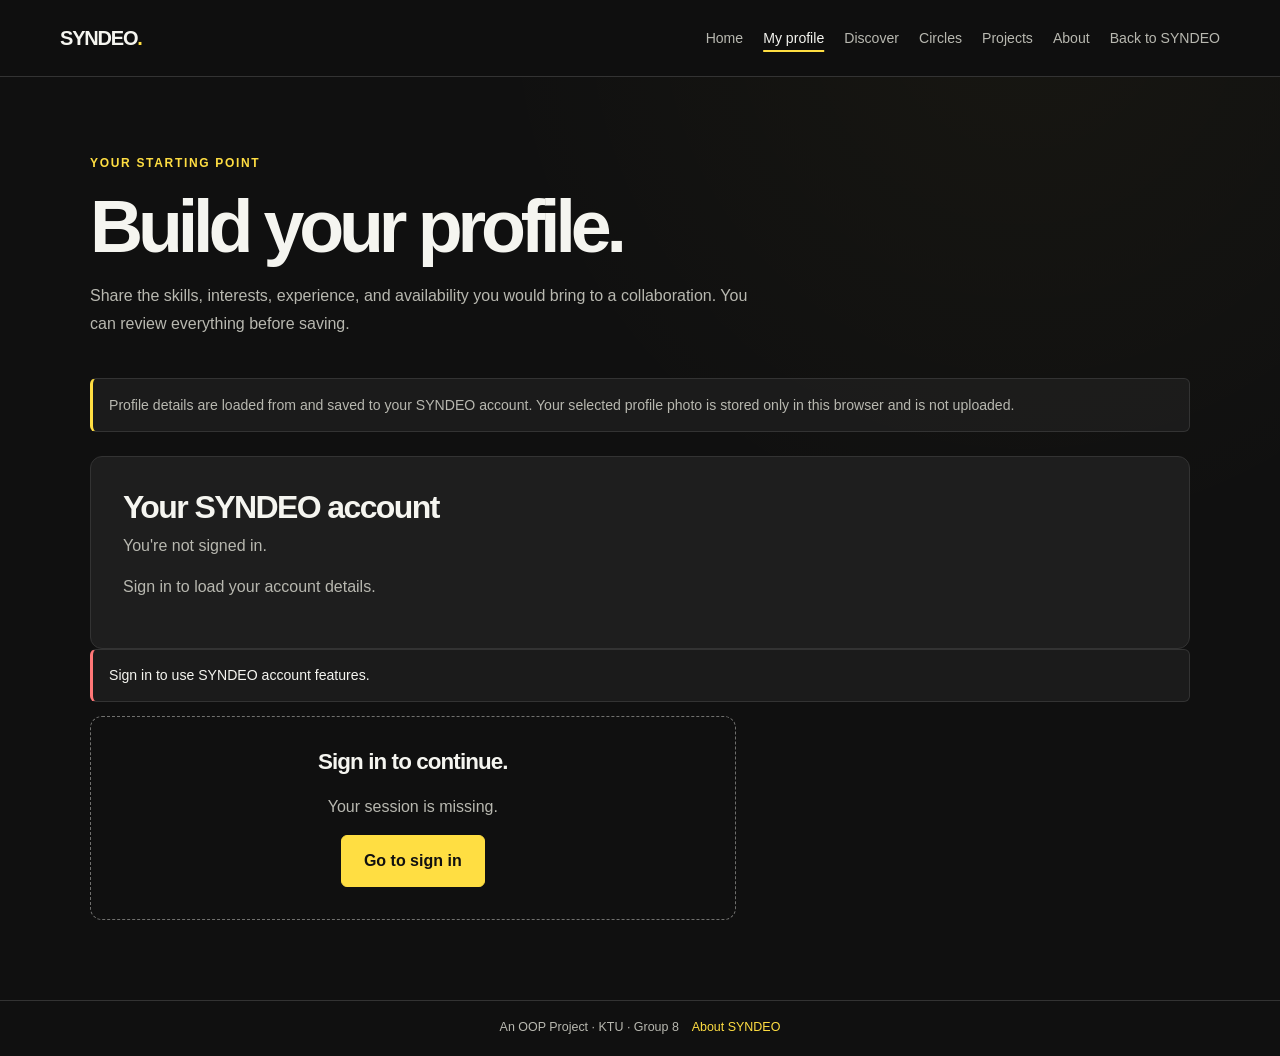
<file: frontend/pages/profile.html>
<!DOCTYPE html>
<html lang="en">
<head>
  <meta charset="UTF-8">
  <meta name="viewport" content="width=device-width, initial-scale=1.0">
  <meta name="theme-color" content="#101010">
  <title>Your Profile | SYNDEO</title>
  <link rel="icon" type="image/svg+xml" href="../assets/syndeo-mark.svg">
  <link rel="stylesheet" href="../css/style.css">
  <link rel="stylesheet" href="../css/app.css">
  <script src="../js/page-transitions.js" defer></script>
  <script src="../js/api.js" defer></script>
  <script src="../js/app.js" defer></script>
</head>
<body class="app-shell" data-page="profile">
  <header class="app-header">
    <nav class="app-nav container" aria-label="Main navigation">
      <a class="app-wordmark" href="../index.html" data-page-transition>SYNDEO<span>.</span></a>
      <div class="app-nav-links">
        <a href="dashboard.html" data-page-transition>Home</a>
        <a href="profile.html" aria-current="page">My profile</a>
        <a href="discover.html" data-page-transition>Discover</a>
        <a href="circles.html" data-page-transition>Circles</a>
        <a href="projects.html" data-page-transition>Projects</a>
        <a href="about.html" data-page-transition>About</a>
        <a href="../index.html" data-page-transition>Back to SYNDEO</a>
      </div>
    </nav>
  </header>

  <main class="app-main">
    <header class="app-heading">
      <p class="eyebrow">YOUR STARTING POINT</p>
      <h1>Build your profile.</h1>
      <p>Share the skills, interests, experience, and availability you would bring to a collaboration. You can review everything before saving.</p>
    </header>

    <p class="info-note" role="note">Profile details are loaded from and saved to your SYNDEO account. Your selected profile photo is stored only in this browser and is not uploaded.</p>
    <section class="app-panel" aria-labelledby="account-identity-title">
      <h2 id="account-identity-title">Your SYNDEO account</h2>
      <p id="account-identity-name">Loading account…</p>
      <p id="account-identity-email"></p>
    </section>
    <p class="app-message" id="app-message" role="status" aria-live="polite"></p>

    <div class="profile-layout">
      <section class="app-panel profile-editor" aria-labelledby="profile-form-title">
        <h2 id="profile-form-title">Your details</h2>
        <p class="app-panel-intro">A few thoughtful details help make a useful introduction. You can edit these any time.</p>

        <form class="app-form" id="profile-form">
          <div class="app-form-grid">
            <div class="app-field app-field-full">
              <label for="profile-name">Full name</label>
              <input id="profile-name" name="name" type="text" maxlength="80" autocomplete="name" required>
            </div>

            <div class="app-field app-field-full">
              <label for="profile-bio">A little about you</label>
              <textarea id="profile-bio" name="bio" maxlength="280" placeholder="What do you enjoy learning, making, or exploring?"></textarea>
              <small>Up to 280 characters.</small>
            </div>

            <div class="app-field app-field-full">
              <label for="profile-photo">Profile picture <span class="app-help">(optional)</span></label>
              <div class="profile-photo-control">
                <input id="profile-photo" name="photo" type="file" accept="image/png,image/jpeg,image/webp">
                <small>Choose a JPG, PNG, or WebP image up to 1 MB. The photo is stored in this browser, not uploaded.</small>
                <div class="profile-photo-actions">
                  <button class="button button-subtle" id="remove-photo" type="button" hidden>Remove picture</button>
                </div>
              </div>
            </div>

            <div class="app-field app-field-full">
              <span class="app-legend" id="skills-label">Skills</span>
              <div class="chip-entry">
                <label class="visually-hidden" for="skill-entry">Add a skill</label>
                <input id="skill-entry" type="text" maxlength="40" placeholder="e.g. UX research">
                <button class="button button-subtle" id="add-skill" type="button" aria-describedby="skills-help">Add skill</button>
              </div>
              <small id="skills-help">Add one skill at a time. Select a skill chip to remove it.</small>
              <div class="chip-list" id="skill-list" aria-labelledby="skills-label"></div>
            </div>

            <div class="app-field app-field-full">
              <span class="app-legend" id="interests-label">Interests and areas of focus</span>
              <div class="chip-entry">
                <label class="visually-hidden" for="interest-entry">Add an interest</label>
                <input id="interest-entry" type="text" maxlength="40" placeholder="e.g. sustainable design">
                <button class="button button-subtle" id="add-interest" type="button" aria-describedby="interests-help">Add interest</button>
              </div>
              <small id="interests-help">Add a few topics you care about; select a chip to remove it.</small>
              <div class="chip-list" id="interest-list" aria-labelledby="interests-label"></div>
            </div>

            <div class="app-field">
              <label for="experience">Experience</label>
              <select id="experience" name="experience">
                <option value="">Choose a level</option>
                <option>Exploring</option>
                <option>Some experience</option>
                <option>Experienced</option>
                <option>Can mentor others</option>
              </select>
            </div>

            <div class="app-field">
              <label for="profile-goal">What would you like to do?</label>
              <input id="profile-goal" name="goal" type="text" maxlength="120" placeholder="Learn, build, or explore">
            </div>

            <fieldset class="app-field app-field-full availability-field">
              <legend class="app-legend">Availability</legend>
              <small class="app-help">Choose any that describe when you might collaborate.</small>
              <div class="availability-options">
                <label class="availability-option"><input type="checkbox" name="availability" value="Flexible"> Flexible</label>
                <label class="availability-option"><input type="checkbox" name="availability" value="Weekdays"> Weekdays</label>
                <label class="availability-option"><input type="checkbox" name="availability" value="Evenings"> Evenings</label>
                <label class="availability-option"><input type="checkbox" name="availability" value="Weekends"> Weekends</label>
              </div>
            </fieldset>
          </div>

          <div class="app-actions">
            <button class="button" type="submit">Save profile</button>
            <a class="button button-outline" href="discover.html" data-page-transition>Explore collaborators <span aria-hidden="true">↗</span></a>
          </div>
        </form>
      </section>

      <aside class="app-panel profile-preview" aria-labelledby="profile-preview-title">
        <p class="eyebrow">LIVE PREVIEW</p>
        <div class="profile-preview-top">
          <div class="profile-avatar" id="profile-avatar" aria-label="Profile picture preview">?</div>
          <div>
            <h2 id="profile-preview-title">Your profile</h2>
            <p id="preview-experience">Add details to introduce yourself.</p>
          </div>
        </div>
        <p class="profile-preview-copy" id="preview-bio">Your introduction will appear here.</p>
        <section class="profile-preview-section" aria-labelledby="preview-skills-title">
          <h3 id="preview-skills-title">Skills</h3>
          <div class="tag-list" id="preview-skills"></div>
        </section>
        <section class="profile-preview-section" aria-labelledby="preview-interests-title">
          <h3 id="preview-interests-title">Interests</h3>
          <div class="tag-list" id="preview-interests"></div>
        </section>
        <section class="profile-preview-section" aria-labelledby="preview-goal-title">
          <h3 id="preview-goal-title">Looking to</h3>
          <p class="profile-preview-copy" id="preview-goal">Add a goal when you are ready.</p>
        </section>
        <section class="profile-preview-section" aria-labelledby="preview-availability-title">
          <h3 id="preview-availability-title">Availability</h3>
          <div class="tag-list" id="preview-availability"></div>
        </section>
      </aside>
    </div>
  </main>
  <footer class="site-credit">
    <span>An OOP Project · KTU · Group 8</span>
    <a href="about.html" data-page-transition>About SYNDEO</a>
  </footer>
</body>
</html>
</file>
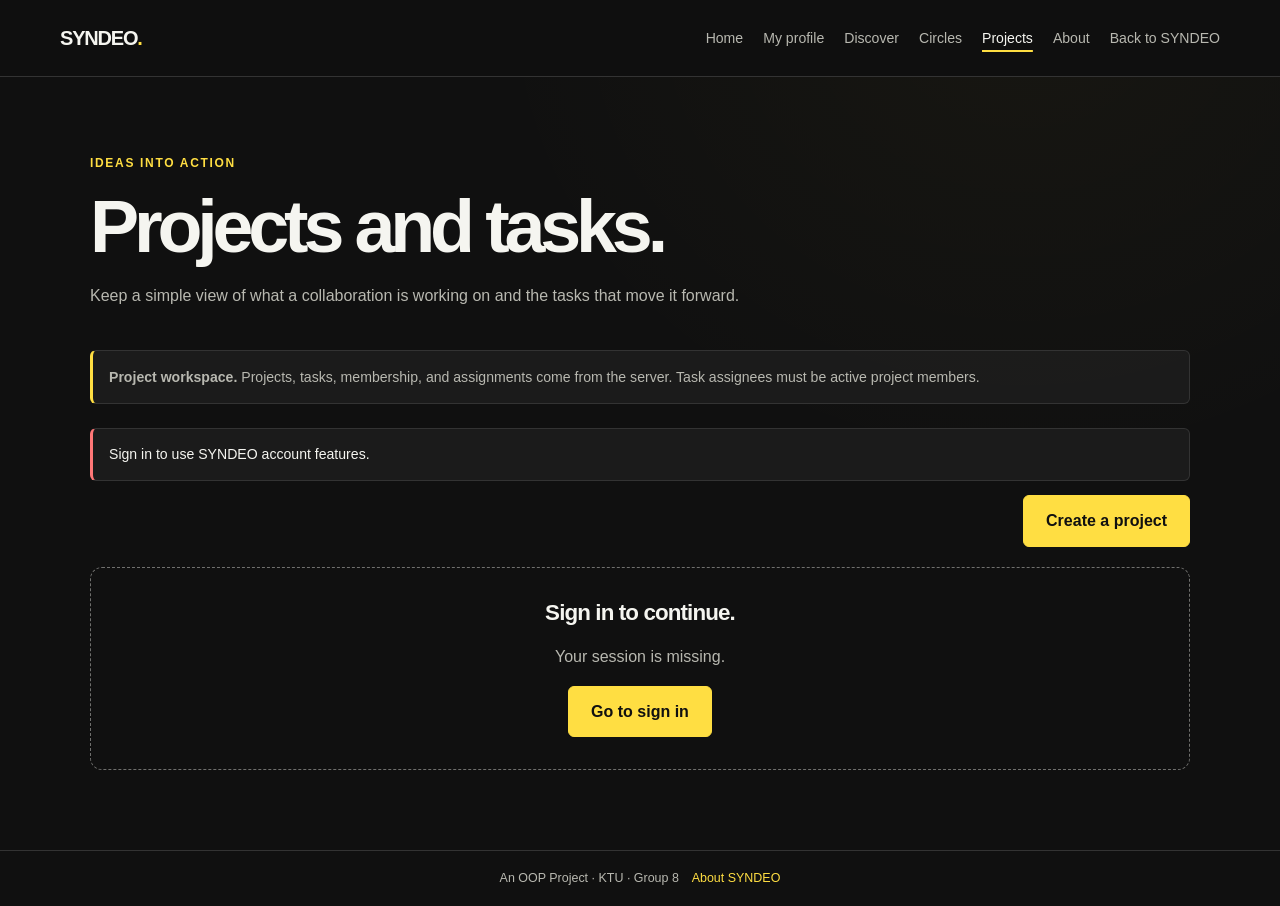
<file: frontend/pages/projects.html>
<!DOCTYPE html>
<html lang="en">
<head>
  <meta charset="UTF-8">
  <meta name="viewport" content="width=device-width, initial-scale=1.0">
  <meta name="theme-color" content="#101010">
  <title>Projects | SYNDEO</title>
  <link rel="icon" type="image/svg+xml" href="../assets/syndeo-mark.svg">
  <link rel="stylesheet" href="../css/style.css">
  <link rel="stylesheet" href="../css/app.css">
  <script src="../js/page-transitions.js" defer></script>
  <script src="../js/api.js" defer></script>
  <script src="../js/app.js" defer></script>
</head>
<body class="app-shell" data-page="projects">
  <header class="app-header">
    <nav class="app-nav container" aria-label="Main navigation">
      <a class="app-wordmark" href="../index.html" data-page-transition>SYNDEO<span>.</span></a>
      <div class="app-nav-links">
        <a href="dashboard.html" data-page-transition>Home</a>
        <a href="profile.html" data-page-transition>My profile</a>
        <a href="discover.html" data-page-transition>Discover</a>
        <a href="circles.html" data-page-transition>Circles</a>
        <a href="projects.html" aria-current="page">Projects</a>
        <a href="about.html" data-page-transition>About</a>
        <a href="../index.html" data-page-transition>Back to SYNDEO</a>
      </div>
    </nav>
  </header>

  <main class="app-main">
    <header class="app-heading">
      <p class="eyebrow">IDEAS INTO ACTION</p>
      <h1>Projects and tasks.</h1>
      <p>Keep a simple view of what a collaboration is working on and the tasks that move it forward.</p>
    </header>

    <p class="info-note" role="note"><strong>Project workspace.</strong> Projects, tasks, membership, and assignments come from the server. Task assignees must be active project members.</p>
    <p class="app-message" id="app-message" role="status" aria-live="polite"></p>

    <section aria-labelledby="projects-title">
      <div class="circle-toolbar">
        <div>
          <h2 class="visually-hidden" id="projects-title">Projects</h2>
          <p id="project-count" aria-live="polite"></p>
        </div>
        <button class="button" id="toggle-create-project" type="button" aria-expanded="false" aria-controls="create-project-panel">Create a project</button>
      </div>
      <div class="project-list" id="project-list"></div>
    </section>

    <section class="app-panel create-project-panel" id="create-project-panel" aria-labelledby="create-project-title" hidden>
      <h2 id="create-project-title">Start a project.</h2>
      <p class="app-panel-intro">Add a name and a short purpose to create a project on the server.</p>
      <form class="app-form" id="project-form">
        <div class="app-form-grid">
          <div class="app-field">
            <label for="project-name">Project name</label>
            <input id="project-name" name="name" type="text" maxlength="70" required placeholder="e.g. Campus garden guide">
          </div>
          <div class="app-field">
            <label for="project-circle">Related circle <span class="app-help">(optional)</span></label>
            <select id="project-circle" name="circleId">
              <option value="">No circle selected</option>
            </select>
          </div>
          <div class="app-field app-field-full">
            <label for="project-description">Description</label>
            <textarea id="project-description" name="description" maxlength="320" required placeholder="What will this project explore or make?"></textarea>
          </div>
        </div>
        <div class="app-actions">
          <button class="button" type="submit">Create project</button>
          <button class="button button-outline" id="cancel-create-project" type="button">Cancel</button>
        </div>
      </form>
    </section>

    <section class="project-detail app-panel" id="project-detail" aria-labelledby="project-detail-title" hidden>
      <div class="project-detail-heading">
        <div>
          <p class="eyebrow">PROJECT TASKS</p>
          <h2 id="project-detail-title"></h2>
          <p id="project-detail-description"></p>
        </div>
        <button class="button button-subtle" id="close-project" type="button">Close project</button>
      </div>
      <p class="project-circle-label" id="project-circle-label"></p>
      <div class="project-progress-summary" id="project-progress-summary"></div>
      <div class="project-progress-track" id="project-progress-track" role="progressbar" aria-label="Project task completion" aria-valuemin="0" aria-valuemax="100" aria-valuenow="0">
        <span id="project-progress"></span>
      </div>

      <div class="project-tasks-heading">
        <h3>Tasks</h3>
        <p class="app-help">Changes are sent to the server. Assignees must be project members.</p>
      </div>
      <div class="task-list" id="task-list"></div>

      <div class="task-form-wrap">
        <h3>Add a task</h3>
        <form class="app-form" id="task-form">
          <div class="app-form-grid">
            <div class="app-field app-field-full">
              <label for="task-title">Task title</label>
              <input id="task-title" name="title" type="text" maxlength="100" required placeholder="What needs to be done?">
            </div>
            <div class="app-field app-field-full">
              <label for="task-description">Description <span class="app-help">(optional)</span></label>
              <textarea id="task-description" name="description" maxlength="320" placeholder="Add a little context if useful."></textarea>
            </div>
            <div class="app-field">
              <label for="task-assignee">Project member <span class="app-help">(optional)</span></label>
              <select id="task-assignee" name="assigneeId">
                <option value="">Unassigned</option>
              </select>
              <small>Only active project members can be assigned.</small>
            </div>
          </div>
          <div class="app-actions">
            <button class="button" type="submit">Add task</button>
          </div>
        </form>
      </div>
    </section>
  </main>
  <footer class="site-credit">
    <span>An OOP Project · KTU · Group 8</span>
    <a href="about.html" data-page-transition>About SYNDEO</a>
  </footer>
</body>
</html>
</file>
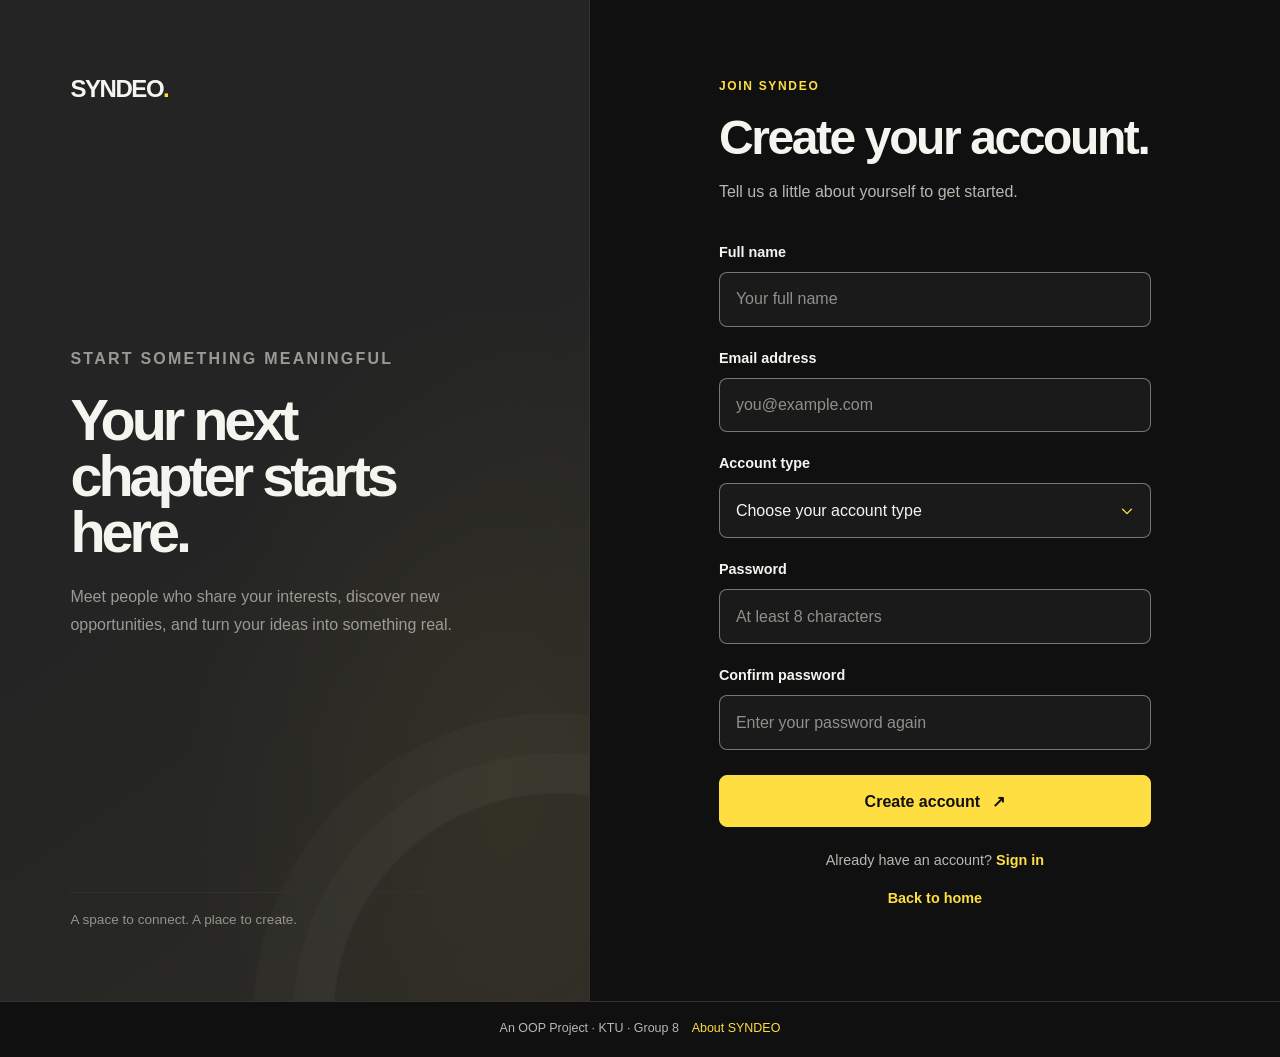
<file: frontend/pages/register.html>
<!DOCTYPE html>
<html lang="en">
<head>
  <meta charset="UTF-8">
  <meta name="viewport" content="width=device-width, initial-scale=1.0">
  <meta name="theme-color" content="#101010">
  <meta
    name="description"
    content="Create your SYNDEO account and connect with people who share your ideas."
  >

  <title>Create Account | SYNDEO</title>

  <link rel="icon" type="image/svg+xml" href="../assets/syndeo-mark.svg">
  <link rel="stylesheet" href="../css/style.css">
  <link rel="stylesheet" href="../css/auth.css">
  <script src="../js/page-transitions.js" defer></script>
</head>

<body>
  <main class="auth-layout">

    <section class="auth-brand">
      <a class="auth-logo" href="../index.html" data-page-transition>SYNDEO<span>.</span></a>

      <div class="auth-brand-content">
        <p class="eyebrow">START SOMETHING MEANINGFUL</p>
        <h1>Your next chapter starts here.</h1>
        <p>
          Meet people who share your interests, discover new opportunities,
          and turn your ideas into something real.
        </p>
      </div>

      <footer class="auth-brand-footer">
        A space to connect. A place to create.
      </footer>
    </section>

    <section class="auth-panel" aria-labelledby="register-title">
      <div class="auth-form-wrap">
        <p class="eyebrow">JOIN SYNDEO</p>
        <h2 id="register-title">Create your account.</h2>
        <p class="auth-subtitle">
          Tell us a little about yourself to get started.
        </p>
        <form class="auth-form" id="register-form">
          <div class="form-field">
            <label for="full-name">Full name</label>
            <input
              id="full-name"
              name="fullName"
              type="text"
              placeholder="Your full name"
              autocomplete="name"
              required
            >
          </div>

          <div class="form-field">
            <label for="register-email">Email address</label>
            <input
              id="register-email"
              name="email"
              type="email"
              placeholder="you@example.com"
              autocomplete="email"
              required
            >
          </div>

          <div class="form-field">
            <label for="account-type">Account type</label>
            <select id="account-type" name="accountType" required>
              <option value="">Choose your account type</option>
              <option value="STUDENT">Student</option>
              <option value="PROFESSIONAL">Professional</option>
              <option value="FREELANCER">Freelancer</option>
              <option value="MENTOR">Mentor</option>
              <option value="ORGANIZATION">Organization</option>
            </select>
          </div>

          <div class="form-field">
            <label for="register-password">Password</label>
            <input
              id="register-password"
              name="password"
              type="password"
              placeholder="At least 8 characters"
              autocomplete="new-password"
              minlength="8"
              required
            >
          </div>

          <div class="form-field">
            <label for="confirm-password">Confirm password</label>
            <input
              id="confirm-password"
              name="confirmPassword"
              type="password"
              placeholder="Enter your password again"
              autocomplete="new-password"
              minlength="8"
              required
            >
          </div>

          <button class="button" type="submit">
            Create account <span aria-hidden="true">↗</span>
          </button>

          <p
            class="auth-message"
            id="register-message"
            role="status"
            aria-live="polite"
          ></p>
        </form>

        <p class="auth-switch">
          Already have an account?
          <a href="login.html" data-page-transition>Sign in</a>
        </p>

        <p class="auth-switch">
          <a href="../index.html" data-page-transition>Back to home</a>
        </p>
      </div>
    </section>

  </main>

  <footer class="site-credit">
    <span>An OOP Project · KTU · Group 8</span>
    <a href="about.html" data-page-transition>About SYNDEO</a>
  </footer>

 <script src="../js/api.js" defer></script>
 <script src="../js/auth.js" defer></script>
</body>
</html>
</file>
<file: frontend/css/style.css>
/* ========================================
   SYNDEO — SHARED DESIGN SYSTEM
   ======================================== */

/* 1. DESIGN TOKENS */

:root {
  /* Brand colors */
  --color-bg: #101010;
  --color-surface: #1A1A1A;
  --color-surface-raised: #242424;
  --color-accent: #FFDE42;
  --color-accent-secondary: #FFDE42;

  /* Text colors */
  --color-text: #F5F5F0;
  --color-text-muted: #B8B8B0;

  /* Borders and feedback */
  --color-border: #333333;
  --color-border-strong: rgb(245 245 240 / 42%);
  --color-danger: #FF7777;
  --color-success: #79C8A1;

  /* Typography */
  --font-body: "DM Sans", sans-serif;
  --font-heading: "Space Grotesk", sans-serif;

  /* Layout */
  --container-width: 1160px;
  --page-gutter: 32px;

  /* Spacing */
  --space-1: 4px;
  --space-2: 8px;
  --space-3: 12px;
  --space-4: 16px;
  --space-5: 24px;
  --space-6: 32px;
  --space-7: 48px;
  --space-8: 64px;

  /* Shape and motion */
  --radius-sm: 6px;
  --radius-md: 12px;
  --radius-lg: 20px;
  --transition-fast: 180ms ease;
}

/* 2. RESET */

*,
*::before,
*::after {
  box-sizing: border-box;
}

html {
  scroll-behavior: smooth;
  scroll-padding-top: 90px;
}

body {
  margin: 0;
  min-width: 320px;
  background: var(--color-bg);
  color: var(--color-text);
  font-family: var(--font-body);
  font-size: 16px;
  line-height: 1.6;
  -webkit-font-smoothing: antialiased;
}

img {
  display: block;
  max-width: 100%;
}

button,
input,
textarea,
select {
  font: inherit;
}

button,
a {
  -webkit-tap-highlight-color: transparent;
}

a {
  color: inherit;
  text-decoration: none;
}

button {
  cursor: pointer;
}

button:disabled {
  cursor: not-allowed;
  opacity: 0.6;
}

::selection {
  background: var(--color-accent);
  color: var(--color-bg);
}

/* 3. SHARED TYPOGRAPHY */

h1,
h2,
h3,
h4,
p {
  margin-top: 0;
}

h1,
h2,
h3,
h4 {
  font-family: var(--font-heading);
  line-height: 1.15;
  letter-spacing: -0.04em;
}

h1 {
  font-size: clamp(2.5rem, 6vw, 5rem);
}

h2 {
  font-size: clamp(2rem, 4vw, 3.5rem);
}

p {
  color: var(--color-text-muted);
}

/* 4. SHARED LAYOUT */

.container {
  width: min(
    var(--container-width),
    calc(100% - var(--page-gutter) * 2)
  );
  margin-inline: auto;
}

.site-credit {
  display: flex;
  flex-wrap: wrap;
  align-items: center;
  justify-content: center;
  gap: 0.35rem 0.8rem;
  padding: 1.1rem var(--page-gutter);
  border-top: 1px solid var(--color-border);
  color: var(--color-text-muted);
  font-size: 0.78rem;
  text-align: center;
}

.site-credit a {
  color: var(--color-accent);
  text-underline-offset: 0.2em;
}

.site-credit a:hover {
  text-decoration: underline;
}

.section {
  padding-block: var(--space-8);
}

.eyebrow {
  color: var(--color-accent);
  font-size: 0.75rem;
  font-weight: 700;
  letter-spacing: 0.14em;
  text-transform: uppercase;
}

/* 5. SHARED BUTTONS */

.button {
  display: inline-flex;
  min-height: 48px;
  align-items: center;
  justify-content: center;
  gap: var(--space-3);
  padding: 12px 22px;
  border: 1px solid var(--color-accent);
  border-radius: var(--radius-sm);
  background: var(--color-accent);
  color: var(--color-bg);
  font-weight: 700;
  text-align: center;
 transition:
  background var(--transition-fast),
  color var(--transition-fast),
  transform var(--transition-fast);
}

.button:hover {
  background: transparent;
  color: var(--color-accent);
  transform: translateY(-2px);
}

.button:active {
  transform: translateY(0);
}

.button-outline {
  background: transparent;
  color: var(--color-accent);
}

.button-outline:hover {
  background: var(--color-accent);
  color: var(--color-bg);
}

/* 6. SHARED LINKS AND ACCESSIBILITY */

.text-link {
  color: var(--color-text-muted);
  transition: color var(--transition-fast);
}

.text-link:hover {
  color: var(--color-accent);
}

:focus-visible {
  outline: 3px solid var(--color-accent-secondary);
  outline-offset: 4px;
}

[hidden] {
  display: none !important;
}

body.page-transition-enter {
  animation: page-enter 260ms ease-out both;
}

body.page-transition-exit {
  animation: page-exit 150ms ease-in forwards;
  pointer-events: none;
}

@keyframes page-exit {
  to {
    opacity: 0;
    transform: translateY(-5px);
  }
}

@keyframes page-enter {
  from {
    opacity: 0;
    transform: translateY(7px);
  }

  to {
    opacity: 1;
    transform: translateX(0);
  }
}

/* 7. RESPONSIVE DEFAULTS */

@media (max-width: 600px) {
  :root {
    --page-gutter: 20px;
  }

  .section {
    padding-block: 48px;
  }

  .button {
    min-height: 46px;
  }
}

@media (max-width: 320px) {
  body {
    min-width: 0;
  }
}

/* 8. REDUCED MOTION ACCESSIBILITY */

@media (prefers-reduced-motion: reduce) {
  *,
  *::before,
  *::after {
    scroll-behavior: auto !important;
    animation-duration: 0.01ms !important;
    animation-iteration-count: 1 !important;
    transition-duration: 0.01ms !important;
  }

  body.page-transition-enter,
  body.page-transition-exit {
    animation: none;
    pointer-events: auto;
  }
}
</file>
<file: frontend/css/landing.css>
/* SYNDEO landing page: one continuous canvas, with an editorial reading rhythm. */

:root {
  --landing-burgundy: var(--color-bg);
  --landing-yellow: var(--color-accent);
  --landing-paper: var(--color-text);
  --landing-muted: var(--color-text-muted);
  --landing-rule: var(--color-border);
  --landing-display: "Palatino Linotype", "Book Antiqua", Georgia, serif;
  --landing-body: Arial, Helvetica, sans-serif;
}

html {
  scroll-padding-top: 1.5rem;
}

.landing-page {
  overflow-x: clip;
  background: var(--landing-burgundy);
  color: var(--landing-paper);
  font-family: var(--landing-body);
}

.landing-page h1,
.landing-page h2,
.landing-page h3 {
  font-family: var(--landing-display);
}

.landing-header {
  border-bottom: 1px solid var(--landing-rule);
  background: var(--landing-burgundy);
}

.landing-nav {
  display: flex;
  min-height: 5rem;
  align-items: center;
  justify-content: space-between;
  gap: 1.5rem;
}

.landing-wordmark {
  flex: 0 0 auto;
  color: var(--landing-paper);
  font-family: var(--landing-body);
  font-size: 1.15rem;
  font-weight: 800;
  letter-spacing: 0.035em;
}

.landing-wordmark span {
  color: var(--landing-yellow);
}

.landing-nav-links {
  display: flex;
  align-items: center;
  justify-content: flex-end;
  gap: clamp(0.9rem, 2.4vw, 2rem);
}

.landing-nav-links a:not(.landing-nav-cta),
.footer-links a,
.footer-back-to-top {
  color: var(--landing-muted);
  font-size: 0.84rem;
  transition: color 160ms ease;
}

.landing-nav-links a:not(.landing-nav-cta):hover,
.footer-links a:hover,
.footer-back-to-top:hover {
  color: var(--landing-yellow);
}

.landing-nav-cta {
  display: inline-flex;
  min-height: 2.8rem;
  align-items: center;
  gap: 0.65rem;
  padding: 0.55rem 0.85rem;
  border: 1px solid var(--landing-yellow);
  color: var(--landing-yellow);
  font-size: 0.82rem;
  font-weight: 700;
  transition: background-color 160ms ease, color 160ms ease;
}

.landing-nav-cta:hover {
  background: var(--landing-yellow);
  color: var(--landing-burgundy);
}

.hero-section {
  padding-block: clamp(3.5rem, 6vw, 5.5rem) clamp(4rem, 7vw, 6.5rem);
}

.hero-heading {
  display: grid;
  min-height: clamp(32rem, 46vw, 42rem);
  grid-template-areas:
    "eyebrow artwork"
    "title artwork"
    "intro artwork";
  grid-template-columns: minmax(0, 1.05fr) minmax(0, 0.95fr);
  grid-template-rows: auto auto auto;
  align-content: center;
  align-items: center;
  gap: 1.4rem clamp(2rem, 5vw, 5rem);
}

.hero-eyebrow {
  display: flex;
  grid-area: eyebrow;
  align-items: center;
  gap: 0.7rem;
  margin: 0;
  color: var(--landing-muted);
  font-size: 0.78rem;
  letter-spacing: 0.08em;
  line-height: 1.5;
  text-transform: uppercase;
}

.eyebrow-mark {
  width: 0.5rem;
  height: 0.5rem;
  flex: 0 0 auto;
  border-radius: 50%;
  background: var(--landing-yellow);
}

.hero-heading h1 {
  grid-area: title;
  max-width: 12ch;
  margin: 0;
  color: var(--landing-paper);
  font-size: clamp(3.8rem, 6.1vw, 5.8rem);
  font-weight: 700;
  letter-spacing: -0.075em;
  line-height: 0.88;
}

.hero-heading h1 span {
  color: var(--landing-yellow);
  font-style: italic;
}

.hero-intro {
  grid-area: intro;
  max-width: 25rem;
  align-self: start;
  padding-bottom: 0.6rem;
}

.hero-intro > p {
  margin: 0 0 1.5rem;
  color: var(--landing-muted);
  font-size: 1rem;
  line-height: 1.8;
}

.hero-actions {
  display: flex;
  flex-wrap: wrap;
  align-items: center;
  gap: 0.9rem 1.4rem;
}

.hero-primary,
.invitation-button {
  min-height: 3rem;
  gap: 0.9rem;
  border-color: var(--landing-yellow);
  border-radius: 2px;
  background: var(--landing-yellow);
  color: var(--landing-burgundy);
  text-decoration: none;
  transition: background-color 160ms ease, color 160ms ease, transform 160ms ease;
}

.hero-primary:hover,
.invitation-button:hover {
  background: transparent;
  color: var(--landing-yellow);
  transform: translateY(-2px);
}

.hero-secondary {
  display: inline-flex;
  min-height: 2.75rem;
  align-items: center;
  color: var(--landing-paper);
  font-size: 0.88rem;
}

.hero-secondary span {
  margin-left: 0.4rem;
  color: var(--landing-yellow);
  transition: transform 160ms ease;
}

.hero-secondary:hover span {
  transform: translateY(3px);
}

.hero-sculpture {
  position: relative;
  z-index: 0;
  display: grid;
  min-width: 0;
  grid-area: artwork;
  place-items: center;
  margin: 0 -1.5rem 0 -2rem;
  isolation: isolate;
}

.hero-sculpture::before {
  position: absolute;
  z-index: -1;
  inset: 12%;
  border-radius: 50%;
  background: radial-gradient(ellipse, rgb(255 222 66 / 7%), transparent 70%);
  content: "";
}

.hero-sculpture svg {
  display: block;
  width: min(100%, 40rem);
  height: auto;
  overflow: visible;
}

.sculpture-caption {
  display: grid;
  gap: 0.25rem;
  margin: -0.2rem 0 0 8%;
  color: var(--landing-muted);
  font-size: 0.72rem;
  line-height: 1.55;
}

.sculpture-caption-title {
  color: var(--landing-paper);
  font-family: var(--landing-display);
  font-size: 0.92rem;
}

.sculpture-caption-note {
  color: var(--landing-yellow);
  font-size: 0.68rem;
  letter-spacing: 0.08em;
  text-transform: uppercase;
}

.sculpture-shadow,
.sculpture-ribbon,
.sculpture-contour,
.sculpture-thread path {
  fill: none;
  stroke-linecap: round;
  stroke-linejoin: round;
}

.sculpture-shadow {
  stroke: #101010;
  stroke-width: 94;
  opacity: 0.68;
  transform: translate(0, 9px);
}

.sculpture-shadow-front {
  stroke-width: 68;
  opacity: 0.72;
}

.sculpture-ribbon {
  stroke-width: 76;
}

.sculpture-ribbon-main {
  stroke: url("#ribbon-teal");
}

.sculpture-ribbon-front {
  stroke: url("#ribbon-copper");
  stroke-width: 52;
}

.sculpture-contour {
  stroke: url("#ribbon-edge");
  stroke-width: 2.5;
  opacity: 0.8;
}

.sculpture-contour-lower,
.sculpture-contour-front-lower {
  opacity: 0.48;
}

.sculpture-thread path {
  stroke: #FFDE42;
  stroke-width: 3;
  stroke-dasharray: 2 15;
  opacity: 0.54;
}

.motion-ready .hero-sculpture:not(.is-visible) .sculpture-back,
.motion-ready .hero-sculpture:not(.is-visible) .sculpture-front,
.motion-ready .hero-sculpture:not(.is-visible) .sculpture-thread {
  animation-play-state: paused;
}

.idea-section {
  padding-block: clamp(4.5rem, 9vw, 8rem);
  border-top: 1px solid var(--landing-rule);
}

.idea-layout {
  display: grid;
  grid-template-columns: minmax(9rem, 0.38fr) minmax(0, 1.62fr);
  gap: clamp(2rem, 8vw, 8rem);
}

.section-index {
  margin: 0;
  color: var(--landing-muted);
  font-size: 0.78rem;
  line-height: 1.6;
  text-transform: uppercase;
}

.section-index span {
  color: var(--landing-yellow);
  font-weight: 700;
}

.idea-content h2 {
  max-width: 15ch;
  margin: 0;
  color: var(--landing-paper);
  font-size: clamp(2.8rem, 6.3vw, 6rem);
  font-weight: 600;
  letter-spacing: -0.065em;
  line-height: 0.98;
}

.idea-copy {
  display: grid;
  grid-template-columns: minmax(0, 1.15fr) minmax(12rem, 0.85fr);
  align-items: start;
  gap: clamp(1.5rem, 5vw, 5rem);
  margin-top: 2.2rem;
  padding-top: 1.25rem;
  border-top: 1px solid var(--landing-rule);
}

.idea-copy p {
  margin: 0;
  color: var(--landing-muted);
  font-size: 0.94rem;
  line-height: 1.85;
}

.idea-copy .idea-caveat {
  padding-left: 1rem;
  border-left: 2px solid var(--landing-yellow);
  font-size: 0.82rem;
}

.path-section {
  padding-block: clamp(4.5rem, 9vw, 8rem);
  border-top: 1px solid var(--landing-rule);
}

.path-layout {
  display: grid;
  grid-template-columns: minmax(15rem, 0.8fr) minmax(0, 1.2fr);
  gap: clamp(2.5rem, 9vw, 9rem);
}

.path-lead {
  align-self: start;
}

.path-lead h2 {
  margin: 2rem 0 1.5rem;
  font-size: clamp(3rem, 6.2vw, 5.8rem);
  font-weight: 600;
  letter-spacing: -0.07em;
  line-height: 0.98;
}

.path-lead h2 em {
  color: var(--landing-yellow);
  font-style: italic;
}

.path-intro {
  max-width: 22rem;
  margin: 0;
  color: var(--landing-muted);
  font-size: 0.9rem;
  line-height: 1.8;
}

.path-steps {
  margin: 0;
  padding: 0;
  list-style: none;
}

.path-step {
  display: grid;
  grid-template-columns: minmax(3.5rem, 0.3fr) minmax(0, 1.7fr) 1.5rem;
  align-items: start;
  gap: clamp(0.7rem, 2vw, 1.6rem);
  min-height: 10rem;
  padding: 1.8rem 0 2rem;
  border-top: 1px solid var(--landing-rule);
}

.path-step:last-child {
  border-bottom: 1px solid var(--landing-rule);
}

.path-step-connect {
  padding-left: clamp(0.5rem, 3.5vw, 2.5rem);
}

.path-step-collaborate {
  padding-left: clamp(1rem, 6vw, 4.5rem);
}

.step-marker {
  padding-top: 0.05em;
  color: var(--landing-yellow);
  font-family: var(--landing-display);
  font-size: clamp(1.8rem, 3.7vw, 3.2rem);
  font-weight: 600;
  letter-spacing: -0.07em;
  line-height: 1;
}

.path-step h3 {
  margin: 0 0 0.55rem;
  color: var(--landing-paper);
  font-size: clamp(1.7rem, 3.2vw, 2.8rem);
  font-weight: 600;
  letter-spacing: -0.055em;
  line-height: 1.1;
}

.path-step p {
  max-width: 27rem;
  margin: 0;
  color: var(--landing-muted);
  font-size: 0.9rem;
  line-height: 1.75;
}

.step-direction {
  padding-top: 0.25rem;
  color: var(--landing-yellow);
  font-size: 1.15rem;
  transition: transform 160ms ease;
}

.path-step:hover .step-direction {
  transform: translate(3px, 3px);
}

.step-direction-end {
  align-self: end;
}

.invitation-section {
  padding-block: clamp(4.5rem, 9vw, 8rem);
  border-top: 1px solid var(--landing-rule);
}

.invitation-inner {
  display: grid;
  grid-template-columns: minmax(0, 1.2fr) minmax(14rem, 0.8fr);
  align-items: end;
  gap: 2.5rem;
}

.invitation-copy h2 {
  max-width: 13ch;
  margin: 1.8rem 0 0;
  font-size: clamp(3.2rem, 7vw, 6.4rem);
  font-weight: 600;
  letter-spacing: -0.07em;
  line-height: 0.98;
}

.invitation-copy h2 span {
  color: var(--landing-yellow);
  font-style: italic;
}

.invitation-action {
  padding-bottom: 0.35rem;
}

.invitation-action p {
  max-width: 20rem;
  margin: 0 0 1.2rem;
  color: var(--landing-muted);
  font-size: 0.92rem;
  line-height: 1.75;
}

.landing-footer {
  border-top: 1px solid var(--landing-rule);
  background: var(--landing-burgundy);
}

.footer-top {
  display: grid;
  grid-template-columns: minmax(8rem, 0.55fr) minmax(12rem, 1fr) minmax(16rem, 1fr);
  align-items: center;
  gap: 1.5rem;
  min-height: 7rem;
  padding-block: 1.5rem;
}

.footer-wordmark {
  justify-self: start;
}

.footer-description {
  max-width: 20rem;
  margin: 0;
  color: var(--landing-muted);
  font-size: 0.8rem;
  line-height: 1.6;
}

.footer-links {
  display: flex;
  flex-wrap: wrap;
  justify-content: flex-end;
  gap: 0.65rem 1rem;
}

.footer-links a,
.footer-back-to-top {
  font-size: 0.76rem;
}

.footer-bottom {
  display: flex;
  min-height: 3.7rem;
  align-items: center;
  justify-content: space-between;
  gap: 1rem;
  border-top: 1px solid var(--landing-rule);
  color: var(--landing-muted);
  font-size: 0.72rem;
}

.landing-page a:focus-visible {
  outline: 3px solid var(--landing-yellow);
  outline-offset: 4px;
}

/* Motion is enabled only after the observer is ready, so script failures stay visible. */
.motion-ready [data-reveal] {
  opacity: 0;
  transform: translateY(1rem);
  transition: opacity 600ms ease, transform 600ms ease;
}

.motion-ready [data-reveal].is-visible {
  opacity: 1;
  transform: translateY(0);
}

.hero-heading h1[data-reveal] {
  transition-delay: 60ms;
}

.hero-sculpture[data-reveal] {
  transition-delay: 120ms;
}

.hero-intro[data-reveal] {
  transition-delay: 180ms;
}

.path-step:nth-child(2)[data-reveal] {
  transition-delay: 100ms;
}

.path-step:nth-child(3)[data-reveal] {
  transition-delay: 180ms;
}

.hero-sculpture.is-visible .sculpture-back {
  animation: sculpture-drift-back 29s ease-in-out infinite alternate;
}

.hero-sculpture.is-visible .sculpture-front {
  animation: sculpture-drift-front 23s ease-in-out infinite alternate;
}

.hero-sculpture.is-visible .sculpture-thread path {
  animation: sculpture-thread-flow 18s linear infinite;
}

@keyframes sculpture-drift-back {
  from { transform: translate3d(-2px, 3px, 0) rotate(-0.4deg); }
  to { transform: translate3d(5px, -5px, 0) rotate(1deg); }
}

@keyframes sculpture-drift-front {
  from { transform: translate3d(3px, -2px, 0) rotate(0.5deg); }
  to { transform: translate3d(-4px, 4px, 0) rotate(-1deg); }
}

@keyframes sculpture-thread-flow {
  to { stroke-dashoffset: -68; }
}

@media (prefers-reduced-motion: reduce) {
  .landing-page *,
  .landing-page *::before,
  .landing-page *::after {
    scroll-behavior: auto;
    animation: none;
    transition: none;
  }

  .hero-sculpture .sculpture-back,
  .hero-sculpture .sculpture-front,
  .hero-sculpture .sculpture-thread {
    animation: none;
  }
}

@media (max-width: 900px) {
  .hero-heading {
    min-height: 34rem;
    grid-template-columns: minmax(0, 1fr) minmax(0, 0.9fr);
    gap: 1.4rem 2rem;
  }

  .hero-heading h1 {
    max-width: 12ch;
    font-size: clamp(3.2rem, 6.7vw, 5rem);
  }

  .hero-sculpture {
    margin-inline: -1.5rem;
  }

  .idea-layout {
    grid-template-columns: minmax(7rem, 0.32fr) minmax(0, 1.68fr);
    gap: 2.5rem;
  }

  .path-layout {
    grid-template-columns: minmax(13rem, 0.75fr) minmax(0, 1.25fr);
    gap: 3rem;
  }

  .footer-top {
    grid-template-columns: minmax(7rem, 0.5fr) minmax(10rem, 1fr);
  }

  .footer-links {
    grid-column: 1 / -1;
    justify-content: flex-start;
  }
}

@media (max-width: 650px) {
  .landing-nav {
    min-height: 0;
    align-items: flex-start;
    flex-direction: column;
    gap: 0.6rem;
    padding-block: 0.9rem;
  }

  .landing-nav-links {
    width: 100%;
    flex-wrap: wrap;
    justify-content: flex-start;
    gap: 0.25rem 1rem;
  }

  .landing-nav-links a:not(.landing-nav-cta) {
    display: inline-flex;
    min-height: 2.75rem;
    align-items: center;
    font-size: 0.8rem;
  }

  .landing-nav-cta {
    min-height: 2.75rem;
  }

  .hero-section {
    padding-block: 3.5rem 4.5rem;
  }

  .hero-heading {
    min-height: 0;
    grid-template-areas:
      "eyebrow"
      "title"
      "intro"
      "artwork";
    grid-template-columns: minmax(0, 1fr);
    gap: 1.5rem;
  }

  .hero-eyebrow {
    grid-area: eyebrow;
  }

  .hero-heading h1 {
    max-width: none;
    font-size: clamp(2.8rem, 14vw, 5.4rem);
  }

  .hero-intro {
    grid-area: intro;
    max-width: 34rem;
  }

  .hero-intro > p {
    font-size: 0.94rem;
  }

  .hero-sculpture {
    width: min(100%, 32rem);
    grid-area: artwork;
    justify-self: center;
    margin: -0.5rem -1rem -1rem;
  }

  .sculpture-caption {
    margin-left: 0;
  }

  .idea-layout,
  .path-layout,
  .invitation-inner {
    grid-template-columns: 1fr;
    gap: 2rem;
  }

  .idea-content h2 {
    font-size: clamp(2.65rem, 11.5vw, 4.8rem);
  }

  .idea-copy {
    grid-template-columns: 1fr;
    gap: 1.25rem;
    margin-top: 1.5rem;
  }

  .path-lead h2 {
    margin-top: 1.3rem;
    font-size: clamp(3rem, 12vw, 5rem);
  }

  .path-step {
    min-height: 0;
    grid-template-columns: 3.2rem minmax(0, 1fr) 1rem;
    padding-block: 1.4rem;
  }

  .path-step-connect {
    padding-left: 0.5rem;
  }

  .path-step-collaborate {
    padding-left: 1rem;
  }

  .step-marker {
    font-size: 1.7rem;
  }

  .invitation-inner {
    gap: 1.75rem;
  }

  .invitation-copy h2 {
    margin-top: 1.3rem;
    font-size: clamp(3rem, 12vw, 5rem);
  }

  .footer-top {
    grid-template-columns: 1fr;
    gap: 0.8rem;
    padding-block: 1.4rem;
  }

  .footer-links {
    grid-column: auto;
    gap: 0.7rem 1rem;
  }
}

@media (max-width: 380px) {
  .path-step {
    grid-template-columns: 2.7rem minmax(0, 1fr) 0.8rem;
    gap: 0.65rem;
  }

  .footer-bottom {
    align-items: flex-start;
    flex-direction: column;
    justify-content: center;
    padding-block: 0.8rem;
  }
}
</file>
<file: frontend/css/app.css>
.app-shell {
  min-width: 0;
  min-height: 100vh;
  background:
    radial-gradient(ellipse at 80% 0%, rgb(255 222 66 / 3%), transparent 34rem),
    var(--color-bg);
}

.app-header {
  border-bottom: 1px solid var(--color-border);
  background: rgb(16 16 16 / 96%);
}

.app-nav {
  display: flex;
  min-height: 4.75rem;
  align-items: center;
  justify-content: space-between;
  gap: 1.5rem;
}

.app-wordmark {
  flex: 0 0 auto;
  font-family: var(--font-heading);
  font-size: 1.25rem;
  font-weight: 700;
  letter-spacing: -0.06em;
}

.app-wordmark span {
  color: var(--color-accent);
}

.app-nav-links {
  display: flex;
  flex-wrap: wrap;
  align-items: center;
  justify-content: flex-end;
  gap: 0.25rem 1.25rem;
}

.app-nav-links a {
  color: var(--color-text-muted);
  font-size: 0.88rem;
  transition: color var(--transition-fast);
}

.app-nav-links a:hover,
.app-nav-links a[aria-current="page"] {
  color: var(--color-text);
}

.app-nav-links a[aria-current="page"] {
  text-decoration: underline;
  text-decoration-color: var(--color-accent);
  text-decoration-thickness: 2px;
  text-underline-offset: 0.45rem;
}

.app-main {
  width: min(1100px, calc(100% - 64px));
  margin-inline: auto;
  padding-block: clamp(2.5rem, 6vw, 5rem) 5rem;
}

.app-heading {
  max-width: 46rem;
  margin-bottom: 2.5rem;
}

.app-heading .eyebrow {
  margin-bottom: 0.75rem;
}

.app-heading h1 {
  margin-bottom: 0.8rem;
  font-size: clamp(2.6rem, 6vw, 4.6rem);
  letter-spacing: -0.07em;
}

.app-heading p:last-child {
  max-width: 42rem;
  margin-bottom: 0;
  line-height: 1.75;
}

.info-note,
.app-message {
  padding: 0.9rem 1rem;
  border: 1px solid var(--color-border);
  border-left: 3px solid var(--color-accent-secondary);
  border-radius: var(--radius-sm);
  background: rgb(36 36 36 / 60%);
  color: var(--color-text-muted);
  font-size: 0.88rem;
  line-height: 1.6;
}

.info-note {
  margin-bottom: 1.5rem;
}

.app-message:empty {
  display: none;
}

.app-message[data-state="error"] {
  border-left-color: var(--color-danger);
  color: var(--color-text);
}

.app-message[data-state="success"] {
  border-left-color: var(--color-success);
  color: var(--color-text);
}

.about-main {
  max-width: 920px;
}

.about-heading {
  max-width: 58rem;
  margin-bottom: clamp(3rem, 7vw, 5.5rem);
}

.about-heading h1 {
  max-width: 18ch;
  font-size: clamp(2.5rem, 6vw, 4.4rem);
  line-height: 1.05;
}

.about-section {
  padding-block: clamp(2rem, 5vw, 3.5rem);
  border-top: 1px solid var(--color-border);
}

.about-section > .eyebrow {
  margin-bottom: 0.8rem;
}

.about-section > h2 {
  margin-bottom: 1.5rem;
  font-size: clamp(1.8rem, 4vw, 2.7rem);
}

.about-copy {
  display: grid;
  gap: 1rem;
  max-width: 70ch;
}

.about-copy p {
  margin: 0;
  line-height: 1.8;
}

.about-copy code {
  color: var(--color-text);
  font-size: 0.92em;
}

.about-guide {
  padding: 1.25rem 1.4rem;
  border-left: 2px solid var(--color-accent);
  background: var(--color-surface);
}

.about-guide h3,
.about-member h3 {
  margin-bottom: 0.25rem;
  font-size: 1.08rem;
  letter-spacing: -0.02em;
}

.about-guide p,
.about-member p {
  margin: 0;
  color: var(--color-text-muted);
  font-size: 0.88rem;
}

.about-team {
  display: grid;
  grid-template-columns: repeat(2, minmax(0, 1fr));
  gap: 0;
  padding: 0;
  border-top: 1px solid var(--color-border);
  list-style: none;
}

.about-member {
  display: grid;
  min-width: 0;
  grid-template-columns: 2rem minmax(0, 1fr) auto;
  align-items: center;
  gap: 0.9rem;
  padding: 1.2rem 0.8rem 1.2rem 0;
  border-bottom: 1px solid var(--color-border);
}

.about-member-number {
  color: var(--color-accent);
  font-family: var(--font-heading);
  font-size: 0.78rem;
  font-weight: 700;
}

.about-member-role {
  color: var(--color-accent);
  font-size: 0.72rem;
  font-weight: 700;
}

.app-panel {
  min-width: 0;
  padding: clamp(1.25rem, 3vw, 2rem);
  border: 1px solid var(--color-border);
  border-radius: var(--radius-md);
  background: rgb(36 36 36 / 72%);
}

.app-panel h2 {
  margin-bottom: 0.45rem;
  font-size: clamp(1.45rem, 3vw, 2rem);
  letter-spacing: -0.05em;
}

.app-panel-intro {
  margin-bottom: 1.5rem;
  font-size: 0.9rem;
  line-height: 1.65;
}

.app-form {
  display: grid;
  gap: 1.25rem;
}

.app-form-grid {
  display: grid;
  grid-template-columns: repeat(2, minmax(0, 1fr));
  gap: 1.1rem 1rem;
}

.app-field {
  display: grid;
  min-width: 0;
  align-content: start;
  gap: 0.45rem;
}

.app-field-full {
  grid-column: 1 / -1;
}

.app-field label,
.app-legend {
  color: var(--color-text);
  font-size: 0.88rem;
  font-weight: 650;
}

.app-field small,
.app-help {
  color: var(--color-text-muted);
  font-size: 0.78rem;
  line-height: 1.5;
}

.app-field input:not([type="checkbox"]):not([type="file"]),
.app-field textarea,
.app-field select,
.app-search input,
.app-search select {
  width: 100%;
  min-height: 2.9rem;
  padding: 0.7rem 0.8rem;
  border: 1px solid var(--color-border-strong);
  border-radius: var(--radius-sm);
  background: var(--color-surface);
  color: var(--color-text);
}

.app-field textarea {
  min-height: 7rem;
  resize: vertical;
}

.app-field input::placeholder,
.app-field textarea::placeholder,
.app-search input::placeholder {
  color: var(--color-text-muted);
  opacity: 0.85;
}

.app-field input:focus,
.app-field textarea:focus,
.app-field select:focus,
.app-search input:focus,
.app-search select:focus {
  border-color: var(--color-accent-secondary);
  outline: 3px solid var(--color-accent-secondary);
  outline-offset: 1px;
}

.app-field input:user-invalid,
.app-field textarea:user-invalid,
.app-field select:user-invalid {
  border-color: var(--color-danger);
}

.app-field select option {
  background: var(--color-surface);
  color: var(--color-text);
}

.availability-field {
  min-width: 0;
  padding: 0;
  border: 0;
  margin: 0;
}

.availability-options,
.tag-list,
.chip-list,
.card-tags {
  display: flex;
  flex-wrap: wrap;
  gap: 0.5rem;
}

.card-section-label {
  margin: 0.7rem 0 0.35rem;
  color: var(--color-text-muted);
  font-size: 0.7rem;
  font-weight: 700;
  letter-spacing: 0.06em;
  text-transform: uppercase;
}

.availability-options {
  gap: 0.55rem 1rem;
}

.availability-option {
  display: inline-flex;
  align-items: center;
  gap: 0.45rem;
  color: var(--color-text-muted);
  font-size: 0.86rem;
}

.availability-option input {
  width: 1rem;
  height: 1rem;
  accent-color: var(--color-accent-secondary);
}

.tag-chip {
  display: inline-flex;
  min-height: 1.85rem;
  align-items: center;
  gap: 0.4rem;
  max-width: 100%;
  padding: 0.18rem 0.65rem;
  border: 1px solid rgb(255 222 66 / 35%);
  border-radius: 999px;
  background: rgb(255 222 66 / 8%);
  color: var(--color-text);
  font-size: 0.78rem;
  line-height: 1.35;
  overflow-wrap: anywhere;
}

button.tag-chip {
  cursor: pointer;
}

.tag-chip-remove {
  display: inline-grid;
  width: 1.2rem;
  height: 1.2rem;
  place-items: center;
  padding: 0;
  border: 0;
  border-radius: 50%;
  background: transparent;
  color: inherit;
  font-size: 1rem;
  line-height: 1;
}

.tag-chip-remove:hover {
  background: rgb(245 245 240 / 12%);
}

.tag-chip-muted {
  border-color: var(--color-border);
  background: rgb(245 245 240 / 4%);
  color: var(--color-text-muted);
}

.chip-entry {
  display: flex;
  gap: 0.5rem;
}

.chip-entry input {
  flex: 1 1 auto;
  min-width: 0;
}

.chip-entry .button {
  min-height: 2.9rem;
  padding: 0.55rem 0.85rem;
}

.profile-layout {
  display: grid;
  grid-template-columns: minmax(0, 1.2fr) minmax(17rem, 0.8fr);
  align-items: start;
  gap: 1.5rem;
}

.profile-editor {
  grid-row: span 2;
}

.profile-preview {
  position: sticky;
  top: 1.25rem;
}

.profile-preview-top {
  display: flex;
  align-items: center;
  gap: 1rem;
  margin-bottom: 1rem;
}

.profile-preview-top > div {
  min-width: 0;
  overflow-wrap: anywhere;
}

.profile-avatar {
  display: grid;
  width: 5rem;
  aspect-ratio: 1;
  flex: 0 0 auto;
  place-items: center;
  overflow: hidden;
  border: 1px solid rgb(255 222 66 / 40%);
  border-radius: 50%;
  background: #242424;
  color: var(--color-text);
  font-family: var(--font-heading);
  font-size: 1.5rem;
  font-weight: 650;
}

.profile-avatar img,
.person-avatar img {
  width: 100%;
  height: 100%;
  object-fit: cover;
}

.profile-avatar-small {
  width: 2.6rem;
  font-size: 0.9rem;
}

.profile-preview h2 {
  margin: 0;
}

.profile-preview p {
  margin: 0.25rem 0 0;
  font-size: 0.82rem;
}

.profile-preview-section {
  padding-top: 1rem;
  margin-top: 1rem;
  border-top: 1px solid var(--color-border);
}

.profile-preview-section h3,
.person-detail h3 {
  margin-bottom: 0.5rem;
  color: var(--color-text);
  font-family: var(--font-body);
  font-size: 0.8rem;
  font-weight: 700;
  letter-spacing: 0.04em;
  text-transform: uppercase;
}

.profile-preview-copy {
  margin: 0;
  color: var(--color-text-muted);
  font-size: 0.86rem;
  line-height: 1.65;
  overflow-wrap: anywhere;
}

.profile-photo-control {
  display: grid;
  gap: 0.6rem;
}

.profile-photo-control input[type="file"] {
  width: 100%;
  color: var(--color-text-muted);
  font-size: 0.8rem;
}

.profile-photo-actions {
  display: flex;
  flex-wrap: wrap;
  gap: 0.5rem;
}

.profile-photo-actions .button {
  min-height: 2.4rem;
  padding: 0.4rem 0.7rem;
  font-size: 0.8rem;
}

.button-subtle {
  border-color: var(--color-border-strong);
  background: transparent;
  color: var(--color-text);
}

.button-subtle:hover {
  border-color: var(--color-accent-secondary);
  color: var(--color-accent-secondary);
}

.app-actions {
  display: flex;
  flex-wrap: wrap;
  align-items: center;
  gap: 0.7rem;
  padding-top: 0.25rem;
}

.app-actions .button {
  min-height: 2.8rem;
}

.dashboard-grid {
  display: grid;
  grid-template-columns: repeat(4, minmax(0, 1fr));
  gap: 1rem;
}

.dashboard-card {
  display: flex;
  min-height: 13rem;
  flex-direction: column;
  align-items: flex-start;
  padding: 1.35rem;
  border: 1px solid var(--color-border);
  border-radius: var(--radius-md);
  background: rgb(36 36 36 / 72%);
}

.dashboard-card .eyebrow {
  margin-bottom: 0.65rem;
}

.dashboard-card h2 {
  margin-bottom: 0.6rem;
  font-size: 1.45rem;
}

.dashboard-card p {
  flex: 1 1 auto;
  font-size: 0.86rem;
  line-height: 1.65;
}

.dashboard-card a {
  color: var(--color-accent);
  font-size: 0.88rem;
  font-weight: 700;
}

.progress-track {
  height: 0.42rem;
  overflow: hidden;
  border-radius: 999px;
  background: rgb(245 245 240 / 12%);
}

.progress-track span {
  display: block;
  height: 100%;
  border-radius: inherit;
  background: var(--color-accent-secondary);
  transition: width var(--transition-fast);
}

.discover-tools {
  display: grid;
  grid-template-columns: minmax(12rem, 1.6fr) repeat(2, minmax(9rem, 1fr));
  gap: 0.75rem;
  margin-bottom: 1.25rem;
}

.app-search label {
  display: block;
  margin-bottom: 0.35rem;
  color: var(--color-text-muted);
  font-size: 0.76rem;
}

.collaborator-list,
.circle-list {
  display: grid;
  gap: 0.9rem;
}

.collaborator-card {
  display: grid;
  grid-template-columns: auto minmax(0, 1fr) minmax(10rem, 0.45fr);
  align-items: center;
  gap: 1.15rem;
  padding: 1.25rem;
  border: 1px solid var(--color-border);
  border-radius: var(--radius-md);
  background: rgb(36 36 36 / 72%);
}

.person-avatar {
  display: grid;
  width: 3.5rem;
  aspect-ratio: 1;
  flex: 0 0 auto;
  place-items: center;
  overflow: hidden;
  border: 1px solid var(--color-border-strong);
  border-radius: 50%;
  background: #242424;
  color: var(--color-text);
  font-family: var(--font-heading);
  font-size: 1rem;
  font-weight: 650;
}

.collaborator-main {
  min-width: 0;
}

.collaborator-main h2,
.circle-card h2 {
  margin: 0 0 0.15rem;
  font-size: 1.35rem;
  overflow-wrap: anywhere;
}

.collaborator-meta {
  margin-bottom: 0.6rem;
  color: var(--color-accent-secondary);
  font-size: 0.78rem;
}

.collaborator-main > p:last-of-type {
  margin-bottom: 0.7rem;
  font-size: 0.85rem;
  line-height: 1.6;
}

.fit-note {
  padding-left: 0.8rem;
  border-left: 2px solid var(--color-accent);
  color: var(--color-text-muted);
  font-size: 0.82rem;
  line-height: 1.55;
}

.collaborator-actions {
  display: grid;
  justify-items: start;
  gap: 0.65rem;
}

.collaborator-actions .button {
  min-height: 2.5rem;
  padding: 0.45rem 0.7rem;
  font-size: 0.8rem;
}

.circle-member-count {
  color: var(--color-text-muted);
  font-size: 0.7rem;
  line-height: 1.4;
}

.empty-state {
  padding: 2rem 1.25rem;
  border: 1px dashed var(--color-border-strong);
  border-radius: var(--radius-md);
  color: var(--color-text-muted);
  text-align: center;
}

.empty-state h2 {
  color: var(--color-text);
  font-size: 1.4rem;
}

.circle-toolbar {
  display: flex;
  flex-wrap: wrap;
  align-items: center;
  justify-content: space-between;
  gap: 1rem;
  margin-bottom: 1.25rem;
}

.circle-toolbar p {
  margin: 0;
  font-size: 0.88rem;
}

.circle-card {
  display: grid;
  grid-template-columns: minmax(0, 1fr) auto;
  align-items: center;
  gap: 1rem;
  padding: 1.25rem;
  border: 1px solid var(--color-border);
  border-radius: var(--radius-md);
  background: rgb(36 36 36 / 72%);
}

.circle-type {
  display: inline-block;
  margin-bottom: 0.4rem;
  color: var(--color-accent);
  font-size: 0.72rem;
  font-weight: 700;
  letter-spacing: 0.08em;
  text-transform: uppercase;
}

.circle-card p {
  max-width: 56rem;
  margin: 0.4rem 0 0.65rem;
  font-size: 0.86rem;
  line-height: 1.6;
}

.circle-card-actions {
  display: flex;
  flex-wrap: wrap;
  justify-content: flex-end;
  gap: 0.55rem;
}

.circle-card-actions .button {
  min-height: 2.5rem;
  padding: 0.4rem 0.7rem;
  font-size: 0.8rem;
}

.create-circle-panel {
  margin-top: 1.5rem;
}

.app-dialog {
  width: min(36rem, calc(100% - 2rem));
  max-height: min(85vh, 48rem);
  padding: 0;
  overflow: auto;
  border: 1px solid var(--color-border-strong);
  border-radius: var(--radius-md);
  background: var(--color-surface-raised);
  color: var(--color-text);
}

.app-dialog::backdrop {
  background: rgb(0 0 0 / 78%);
}

.app-dialog-content {
  padding: clamp(1.25rem, 4vw, 2rem);
}

.app-dialog-content h2 {
  margin-bottom: 0.6rem;
  font-size: 1.8rem;
}

.app-dialog-content h3 {
  margin-block: 1rem 0.4rem;
  color: var(--color-text);
  font-family: var(--font-body);
  font-size: 0.78rem;
  font-weight: 700;
  letter-spacing: 0.05em;
  text-transform: uppercase;
}

.app-dialog-content p {
  line-height: 1.65;
}

.dialog-close {
  float: right;
  min-height: 2.5rem;
  padding: 0.45rem 0.7rem;
}

.circle-list-heading {
  margin: 2rem 0 0.8rem;
  font-size: 1.4rem;
}

.project-list,
.task-list {
  display: grid;
  gap: 0.8rem;
}

.project-card {
  display: grid;
  grid-template-columns: minmax(0, 1fr) minmax(12rem, 0.38fr);
  align-items: center;
  gap: 1.25rem;
  padding: 1.2rem;
  border: 1px solid var(--color-border);
  border-radius: var(--radius-md);
  background: rgb(36 36 36 / 72%);
}

.project-card-copy {
  min-width: 0;
}

.project-card h2 {
  margin: 0 0 0.4rem;
  font-size: 1.35rem;
  overflow-wrap: anywhere;
}

.project-card-copy > p {
  margin: 0 0 0.6rem;
  font-size: 0.86rem;
  line-height: 1.6;
}

.project-related-circle,
.task-assignee {
  color: var(--color-text-muted);
  font-size: 0.76rem;
}

.project-card-progress {
  display: grid;
  justify-items: start;
  gap: 0.55rem;
}

.project-card-progress > span,
.project-progress-summary {
  color: var(--color-text-muted);
  font-size: 0.8rem;
}

.project-card-progress .progress-track {
  width: 100%;
}

.project-card-progress .button {
  min-height: 2.5rem;
  padding: 0.45rem 0.75rem;
  font-size: 0.82rem;
}

.create-project-panel {
  margin-top: 1.25rem;
}

.project-detail {
  margin-top: 1.5rem;
  scroll-margin-top: 1rem;
}

.project-detail-heading {
  display: flex;
  align-items: flex-start;
  justify-content: space-between;
  gap: 1rem;
}

.project-detail-heading > div {
  min-width: 0;
}

.project-detail-heading .eyebrow {
  margin-bottom: 0.45rem;
}

.project-detail-heading h2 {
  overflow-wrap: anywhere;
}

.project-detail-heading p:last-child {
  margin-bottom: 0.6rem;
  line-height: 1.65;
}

.project-circle-label {
  margin-bottom: 1rem;
  color: var(--color-text-muted);
  font-size: 0.78rem;
}

.project-progress-summary {
  margin-bottom: 0.45rem;
}

.project-progress-track {
  height: 0.5rem;
  overflow: hidden;
  border-radius: 999px;
  background: rgb(245 245 240 / 12%);
}

.project-progress-track span {
  display: block;
  width: 0;
  height: 100%;
  border-radius: inherit;
  background: var(--color-accent-secondary);
  transition: width var(--transition-fast);
}

.project-tasks-heading {
  display: flex;
  flex-wrap: wrap;
  align-items: baseline;
  justify-content: space-between;
  gap: 0.5rem 1rem;
  margin-top: 1.75rem;
}

.project-tasks-heading h3,
.task-form-wrap h3 {
  margin: 0;
  font-family: var(--font-heading);
  font-size: 1.3rem;
}

.project-tasks-heading p {
  margin: 0;
}

.task-item {
  display: flex;
  min-width: 0;
  align-items: center;
  justify-content: space-between;
  gap: 1rem;
  padding: 0.9rem 1rem;
  border: 1px solid var(--color-border);
  border-radius: var(--radius-sm);
  background: rgb(16 16 16 / 45%);
}

.task-item-copy {
  min-width: 0;
}

.task-item h4 {
  margin: 0 0 0.25rem;
  font-family: var(--font-body);
  font-size: 0.95rem;
  font-weight: 700;
  letter-spacing: 0;
  overflow-wrap: anywhere;
}

.task-item-copy p {
  margin: 0 0 0.35rem;
  font-size: 0.82rem;
  line-height: 1.55;
  overflow-wrap: anywhere;
}

.task-item-controls label {
  display: grid;
  gap: 0.25rem;
  font-size: 0.72rem;
}

.task-status {
  min-width: 9rem;
  min-height: 2.5rem;
  padding: 0.45rem 0.65rem;
  border: 1px solid var(--color-border-strong);
  border-radius: var(--radius-sm);
  background: var(--color-surface);
  color: var(--color-text);
  font-size: 0.82rem;
  font-weight: 650;
}

.task-status-to-do {
  border-left: 3px solid var(--color-text-muted);
}

.task-status-in-progress {
  border-left: 3px solid var(--color-accent);
}

.task-status-done {
  border-left: 3px solid var(--color-success);
}

.task-form-wrap {
  display: grid;
  gap: 1rem;
  padding-top: 1.5rem;
  margin-top: 1.5rem;
  border-top: 1px solid var(--color-border);
}

.task-form-wrap .app-form {
  gap: 1rem;
}

.visually-hidden {
  position: absolute;
  width: 1px;
  height: 1px;
  padding: 0;
  overflow: hidden;
  clip: rect(0, 0, 0, 0);
  white-space: nowrap;
  border: 0;
}

@media (max-width: 850px) {
  .profile-layout {
    grid-template-columns: minmax(0, 1fr);
  }

  .profile-editor {
    grid-row: auto;
  }

  .profile-preview {
    position: static;
  }

  .collaborator-card {
    grid-template-columns: auto minmax(0, 1fr);
  }

  .collaborator-actions {
    grid-column: 2;
    display: flex;
    flex-wrap: wrap;
    align-items: center;
  }

  .dashboard-grid {
    grid-template-columns: 1fr 1fr;
  }

  .project-card {
    grid-template-columns: minmax(0, 1fr) minmax(11rem, 0.45fr);
  }
}

@media (max-width: 650px) {
  .app-nav {
    align-items: flex-start;
    flex-direction: column;
    gap: 0.3rem;
    padding-block: 0.8rem;
  }

  .app-nav-links {
    justify-content: flex-start;
    gap: 0.15rem 1rem;
  }

  .app-nav-links a {
    display: inline-flex;
    min-height: 2.5rem;
    align-items: center;
    font-size: 0.82rem;
  }

  .about-team {
    grid-template-columns: 1fr;
  }

  .about-member {
    padding-right: 0;
  }

  .app-main {
    width: min(100% - 40px, 36rem);
    padding-block: 2.5rem 3.5rem;
  }

  .profile-layout {
    grid-template-columns: minmax(0, 1fr);
  }

  .profile-editor {
    grid-row: auto;
  }

  .profile-preview {
    position: static;
  }

  .discover-tools {
    grid-template-columns: 1fr 1fr;
  }

  .app-search:first-child {
    grid-column: 1 / -1;
  }

  .circle-card {
    grid-template-columns: minmax(0, 1fr);
  }

  .circle-card-actions {
    justify-content: flex-start;
  }

  .project-card {
    grid-template-columns: minmax(0, 1fr);
  }

  .project-card-progress {
    grid-template-columns: minmax(0, 1fr) auto;
    align-items: center;
  }

  .project-card-progress > span {
    grid-column: 1 / -1;
  }

  .project-card-progress .button {
    grid-column: 2;
    grid-row: 2;
  }

  .project-detail-heading {
    flex-direction: column;
  }

  .task-item {
    align-items: flex-start;
    flex-direction: column;
  }
}

@media (max-width: 420px) {
  .app-main {
    width: min(100% - 32px, 36rem);
  }

  .app-form-grid,
  .dashboard-grid,
  .discover-tools {
    grid-template-columns: minmax(0, 1fr);
  }

  .app-field-full,
  .app-search:first-child {
    grid-column: auto;
  }

  .collaborator-card {
    grid-template-columns: minmax(0, 1fr);
  }

  .collaborator-actions {
    grid-column: auto;
  }

  .person-avatar {
    width: 3rem;
  }

  .chip-entry {
    align-items: stretch;
  }

  .chip-entry .button {
    padding-inline: 0.65rem;
  }

  .project-card-progress {
    grid-template-columns: minmax(0, 1fr);
  }

  .project-card-progress > span,
  .project-card-progress .button {
    grid-column: auto;
    grid-row: auto;
  }

  .task-status {
    width: 100%;
  }
}

@media (prefers-reduced-motion: reduce) {
  .progress-track span,
  .project-progress-track span {
    transition: none;
  }
}
</file>
<file: frontend/css/auth.css>
/* SYNDEO — Authentication Pages */

.auth-layout {
  min-height: 100vh;
  display: grid;
  grid-template-columns: minmax(0, 0.92fr) minmax(0, 1.08fr);
  background: var(--color-bg);
}

.auth-brand {
  position: relative;
  display: flex;
  flex-direction: column;
  justify-content: space-between;
  padding: clamp(2rem, 5.5vw, 5.5rem);
  overflow: hidden;
  background: var(--color-surface-raised);
  color: var(--color-text);
}

.auth-brand::before {
  position: absolute;
  inset: 0;
  background:
    linear-gradient(145deg, transparent 45%, rgb(255 222 66 / 3%)),
    radial-gradient(ellipse at 85% 78%, rgb(255 222 66 / 5%), transparent 45%);
  content: "";
  pointer-events: none;
}

.auth-brand::after {
  content: "";
  position: absolute;
  width: clamp(20rem, 35vw, 34rem);
  aspect-ratio: 1;
  right: -12rem;
  bottom: -15rem;
  border: 1px solid var(--color-border);
  border-radius: 50%;
  box-shadow:
    0 0 0 2.5rem rgb(245 245 240 / 2%),
    0 0 0 5rem rgb(245 245 240 / 2%);
  pointer-events: none;
}

.auth-logo {
  position: relative;
  z-index: 1;
  color: inherit;
  font-family: var(--font-heading);
  font-size: 1.5rem;
  font-weight: 700;
  letter-spacing: -0.06em;
  text-decoration: none;
}

.auth-logo span {
  color: var(--color-accent);
}

.auth-brand-content {
  position: relative;
  z-index: 1;
  max-width: 31rem;
  margin-block: 4rem;
}

.auth-brand-content .eyebrow {
  color: var(--color-accent);
}

.auth-brand,
.auth-brand .auth-logo,
.auth-brand .auth-brand-content,
.auth-brand .auth-brand-content h1,
.auth-brand .auth-brand-content p,
.auth-brand .auth-brand-footer {
  color: var(--color-text);
}

.auth-brand .auth-brand-content p {
  color: var(--color-text-muted);
}

.auth-brand .auth-brand-footer {
  color: var(--color-text-muted);
}

.auth-brand-content h1 {
  max-width: 13ch;
  margin: 1.15rem 0 1.4rem;
  font-family: var(--font-heading);
  font-size: clamp(3.1rem, 4.5vw, 4.8rem);
  line-height: 0.98;
  letter-spacing: -0.07em;
}

.auth-brand-content p {
  max-width: 27rem;
  font-size: 1rem;
  line-height: 1.75;
  opacity: 0.8;
}

.auth-brand-footer {
  position: relative;
  z-index: 1;
  padding-top: 1rem;
  border-top: 1px solid var(--color-border);
  font-size: 0.85rem;
  opacity: 0.75;
}

.auth-panel {
  display: flex;
  align-items: center;
  justify-content: center;
  border-left: 1px solid var(--color-border);
  padding: clamp(2rem, 6vw, 6rem);
}

.auth-form-wrap {
  width: 100%;
  max-width: 27rem;
}

.auth-form-wrap > .eyebrow {
  margin-bottom: 0.9rem;
}

.auth-form-wrap h2 {
  margin-bottom: 0.75rem;
  font-family: var(--font-heading);
  font-size: clamp(2.2rem, 4vw, 3rem);
  letter-spacing: -0.05em;
}

.auth-subtitle {
  max-width: 27rem;
  margin-bottom: 2.25rem;
  color: var(--color-text-muted);
  line-height: 1.7;
}

.auth-form {
  display: grid;
  gap: 1.25rem;
}

.form-field {
  display: grid;
  gap: 0.5rem;
}

.form-field label {
  font-size: 0.9rem;
  font-weight: 600;
}

.form-field input,
.form-field select {
  width: 100%;
  min-height: 3.25rem;
  padding: 0.85rem 1rem;
  border: 1px solid var(--color-border-strong);
  border-radius: 8px;
  outline: none;
  background: var(--color-surface);
  color: var(--color-text);
  color-scheme: dark;
  font: inherit;
  transition:
    border-color var(--transition-fast),
    box-shadow var(--transition-fast);
}

.form-field select {
  padding-right: 2.75rem;
  appearance: none;
  background-image: url("data:image/svg+xml,%3Csvg xmlns='http://www.w3.org/2000/svg' viewBox='0 0 16 16'%3E%3Cpath d='m3 6 5 5 5-5' fill='none' stroke='%23FFDE42' stroke-linecap='round' stroke-linejoin='round' stroke-width='1.5'/%3E%3C/svg%3E");
  background-position: right 1rem center;
  background-repeat: no-repeat;
  background-size: 0.9rem;
  cursor: pointer;
}

.form-field input::placeholder {
  color: var(--color-text-muted);
  opacity: 0.75;
}

.form-field input:focus,
.form-field select:focus {
  border-color: var(--color-accent-secondary);
  box-shadow: 0 0 0 3px var(--color-accent-secondary);
}

.form-field input:hover:not(:focus):not(:disabled),
.form-field select:hover:not(:focus):not(:disabled) {
  border-color: var(--color-border-strong);
}

.form-field input:user-invalid,
.form-field select:user-invalid {
  border-color: var(--color-danger);
  box-shadow: 0 0 0 3px rgb(255 119 119 / 12%);
}

.form-field input:disabled,
.form-field select:disabled {
  cursor: not-allowed;
  opacity: 0.65;
}

.auth-form .button {
  width: 100%;
  min-height: 3.25rem;
  margin-top: 0.35rem;
  border-radius: 8px;
}

.auth-form .button:disabled {
  cursor: not-allowed;
  opacity: 0.65;
  transform: none;
}

.auth-switch {
  margin-top: 1.35rem;
  color: var(--color-text-muted);
  font-size: 0.9rem;
  text-align: center;
}

.auth-switch + .auth-switch {
  margin-top: 0.85rem;
}

.auth-switch a {
  color: var(--color-accent);
  font-weight: 600;
  text-decoration: none;
  text-underline-offset: 0.2em;
}

.auth-switch a:hover {
  text-decoration: underline;
}

.auth-message {
  color: var(--color-text-muted);
  font-size: 0.875rem;
  line-height: 1.6;
}

.auth-message:empty {
  display: none;
}

@media (max-width: 800px) {
  .auth-layout {
    grid-template-columns: 1fr;
  }

  .auth-brand {
    min-height: 15rem;
    padding: 1.5rem clamp(1.25rem, 5vw, 2.5rem);
  }

  .auth-brand-content {
    margin-block: 2.5rem 1rem;
  }

  .auth-brand-content h1 {
    max-width: 22rem;
    font-size: clamp(2.5rem, 9vw, 4rem);
  }

  .auth-brand::after {
    right: -10rem;
    bottom: -18rem;
  }

  .auth-brand-footer {
    display: none;
  }

  .auth-panel {
    border-top: 1px solid var(--color-border);
    border-left: 0;
    padding: 3rem clamp(1.25rem, 5vw, 2.5rem) 3.5rem;
  }
}

@media (prefers-reduced-motion: reduce) {
  .form-field input,
  .form-field select,
  .auth-switch a,
  .auth-form .button {
    transition: none;
  }
}
</file>
